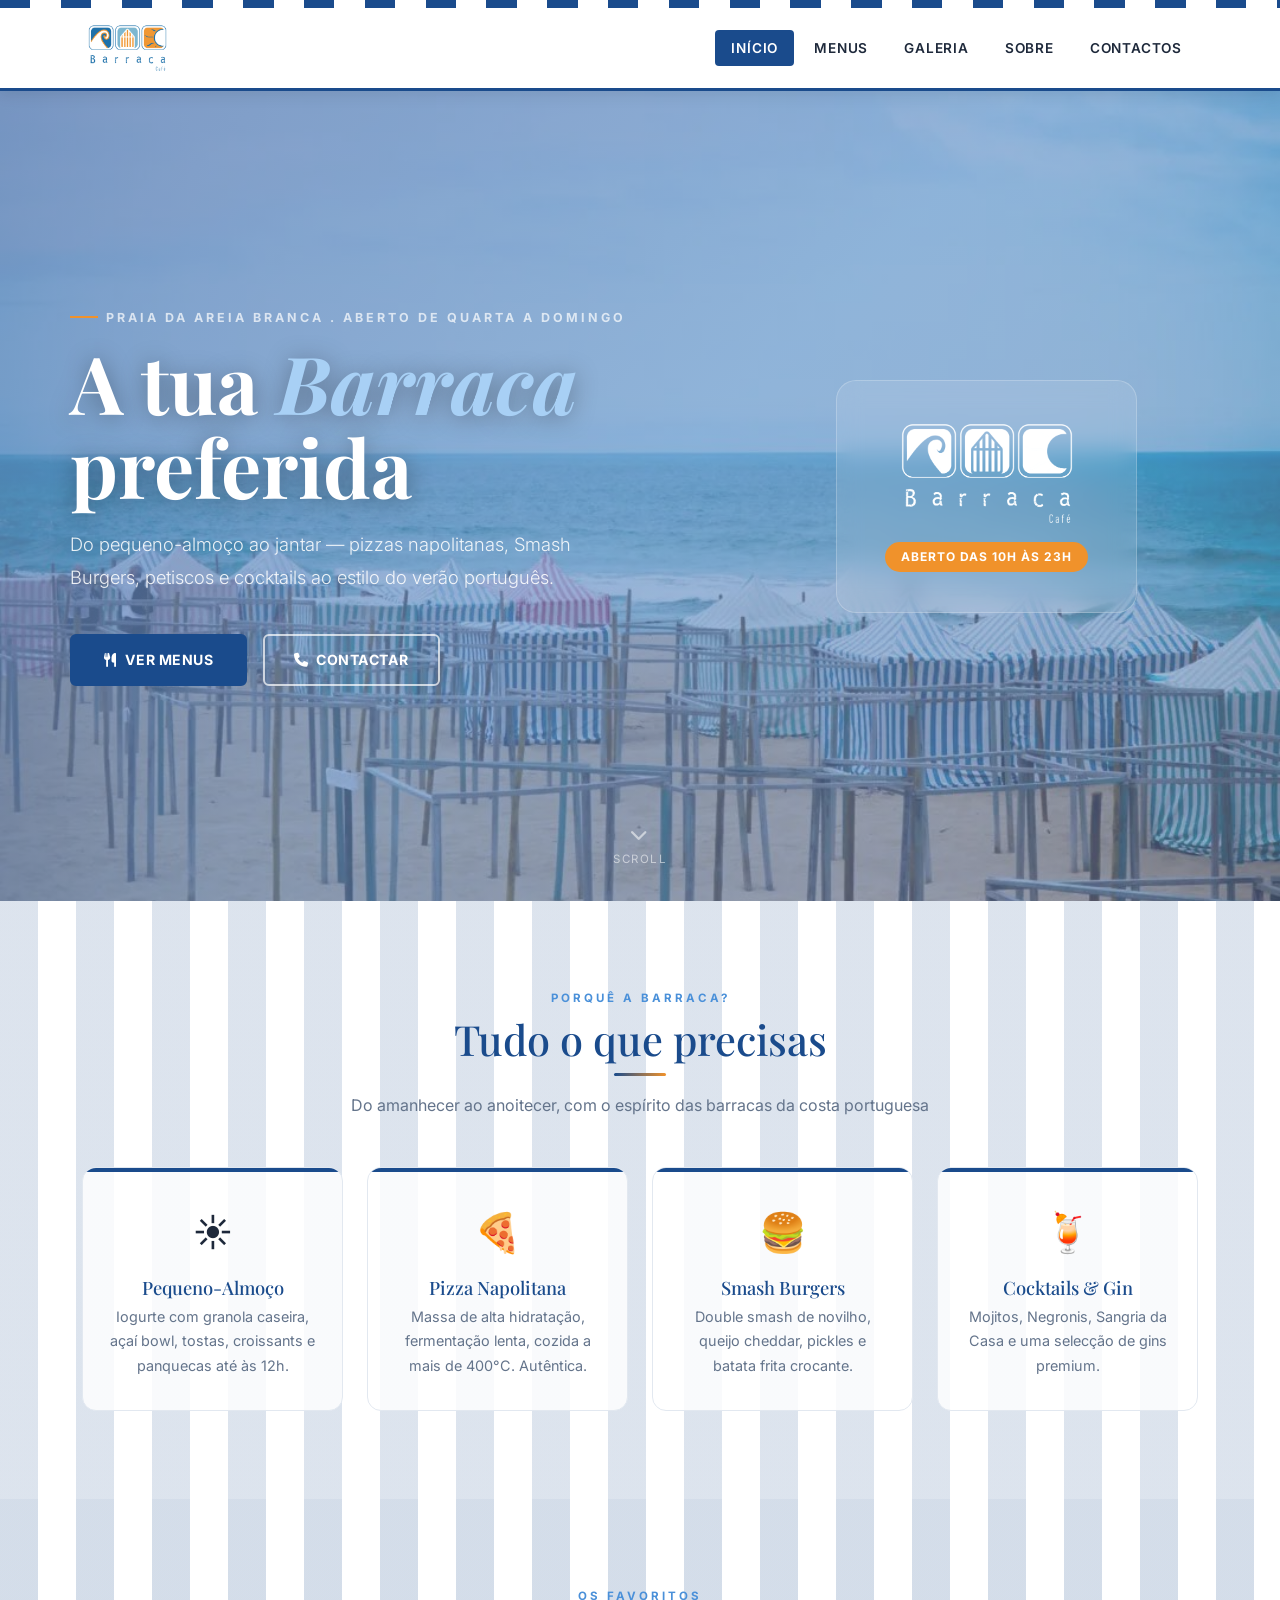
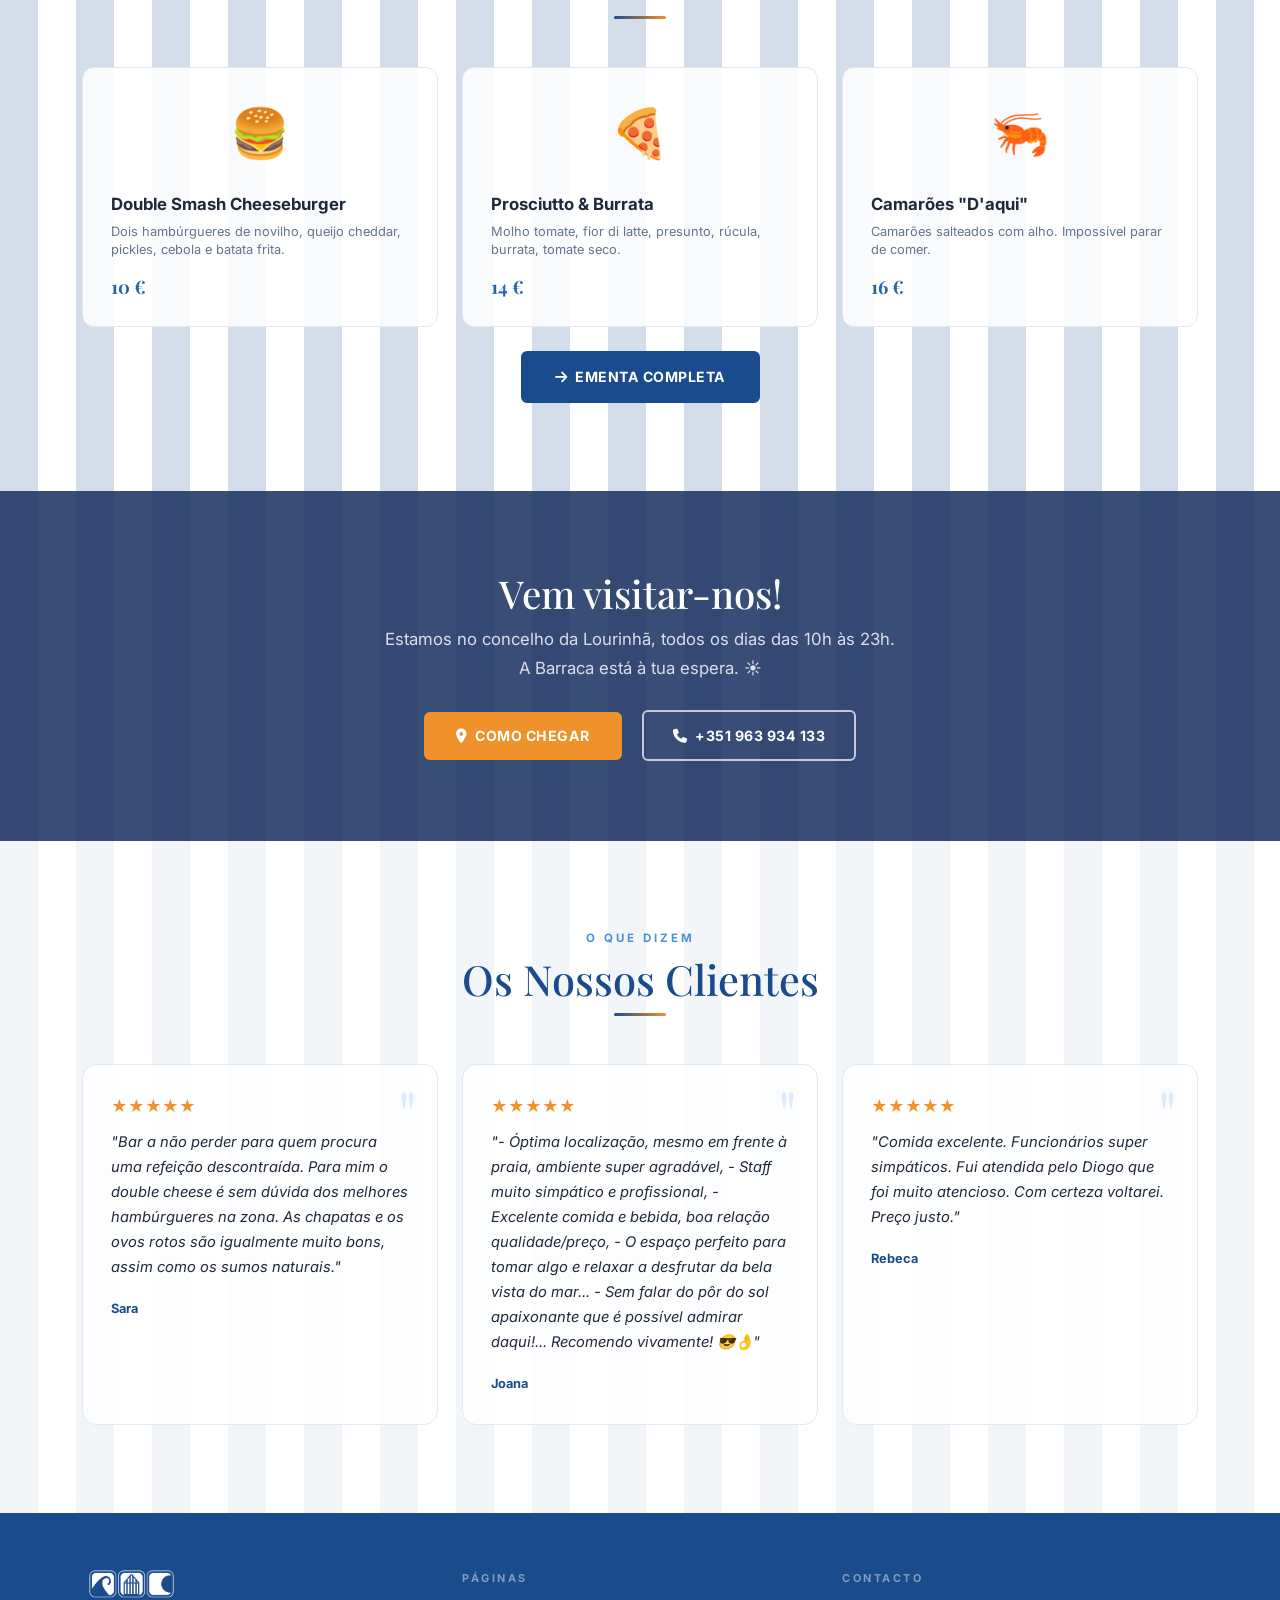
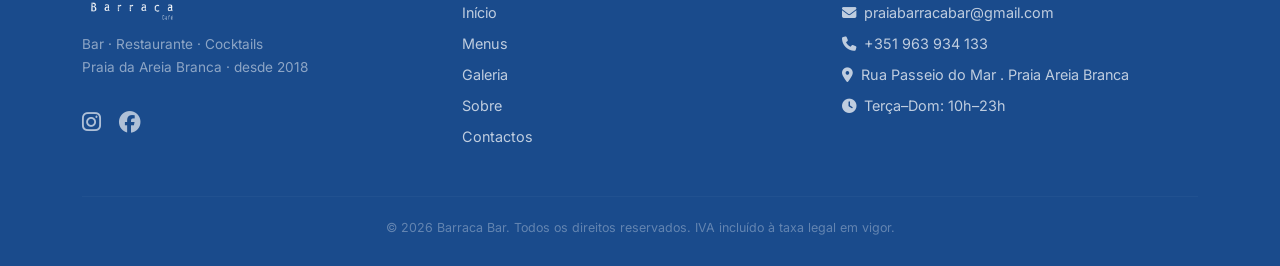
<file: index.html>
<!DOCTYPE html>
<html lang="pt">
<head>
  <!-- Google tag (gtag.js) -->
<script async src="https://www.googletagmanager.com/gtag/js?id=G-P1WD4P6Z1M"></script>
<script>
  window.dataLayer = window.dataLayer || [];
  function gtag(){dataLayer.push(arguments);}
  gtag('js', new Date());

  gtag('config', 'G-P1WD4P6Z1M');
</script>
  <meta charset="UTF-8" />
  <meta name="viewport" content="width=device-width, initial-scale=1" />
  <title>Barraca Bar | Praia da Areia Branca</title>
  <meta name="description" content="Barraca Bar — pequenos-almoços, hambúrgueres smash, pizzas napolitanas, tapas e cocktails junto à praia de Lisboa. Ambiente descontraído com espírito de barraca." />
  <meta name="keywords" content="barraca bar Lisboa, restaurante praia Lisboa, pizza napolitana, hambúrguer smash, café praia, petiscos, cocktails" />
  <!-- Open Graph -->
  <meta property="og:type"
      content="website">
  <meta property="og:site_name"
      content="Barraca Bar">
  <meta property="og:title"
      content="Barraca Bar | Praia da Areia Branca">
  <meta property="og:description"
      content="Pizzas napolitanas, Smash Burgers e cocktails
               junto à praia. Qua-Dom, 10h-23h.">
  <meta property="og:image"
      content="https://barracabar.pt/imagens/pallinni.jpg">
  <meta property="og:url"
      content="https://barracabar.pt">

  <link href="https://cdn.jsdelivr.net/npm/bootstrap@5.3.3/dist/css/bootstrap.min.css" rel="stylesheet"/>
  <link href="https://cdnjs.cloudflare.com/ajax/libs/font-awesome/6.5.0/css/all.min.css" rel="stylesheet"/>
  <link href="https://fonts.googleapis.com/css2?family=Playfair+Display:ital,wght@0,700;1,500&family=Inter:wght@300;400;500;600;700&display=swap" rel="stylesheet"/>
  <link href="css/estilos.css" rel="stylesheet"/>

  <link rel="icon" type="image/x-icon" href="favicon.ico">
  <link rel="icon" type="image/png" sizes="32x32"
      href="favicon-32x32.png">
  <link rel="apple-touch-icon" sizes="180x180"
      href="apple-touch-icon.png">
</head>
<body>

<!-- ══ HEADER ══ -->
<header class="site-header">
  <div class="stripe-band"></div>
  <nav class="navbar navbar-expand-lg">
    <div class="container">
      <a class="navbar-brand" href="index.html">
        <img src="imagens/barracalogo.jpg" alt="Logótipo Barraca Bar"/>
      </a>
      <button class="navbar-toggler" type="button"
              data-bs-toggle="collapse" data-bs-target="#nav"
              aria-controls="nav" aria-expanded="false" aria-label="Menu">
        <span class="navbar-toggler-icon"></span>
      </button>
      <div class="collapse navbar-collapse" id="nav">
        <ul class="navbar-nav ms-auto gap-1">
          <li class="nav-item"><a class="nav-link active" href="index.html">Início</a></li>
          <li class="nav-item"><a class="nav-link" href="ementa.html">Menus</a></li>
          <li class="nav-item"><a class="nav-link" href="galeria.html">Galeria</a></li>
          <li class="nav-item"><a class="nav-link" href="sobre.html">Sobre</a></li>
          <li class="nav-item"><a class="nav-link" href="contactos.html">Contactos</a></li>
        </ul>
      </div>
    </div>
  </nav>
</header>

<main>

  <!-- ── HERO ── -->
  <section class="hero" aria-label="Bem-vindo ao Barraca Bar">
    <div class="hero-overlay"></div>
    <div class="hero-content container">
      <div class="row align-items-center g-5">
        <div class="col-lg-7">
          <p class="hero-eyebrow">Praia da Areia Branca . Aberto de Quarta a Domingo</p>
          <h1>A tua <em>Barraca</em><br/>preferida</h1>
          <p class="lead">Do pequeno-almoço ao jantar — pizzas napolitanas, Smash Burgers, petiscos e cocktails ao estilo do verão português.</p>
          <div class="d-flex flex-wrap gap-3">
            <a href="ementa.html" class="btn-barraca"><i class="fas fa-utensils"></i> Ver Menus</a>
            <a href="contactos.html" class="btn-outline-white"><i class="fas fa-phone"></i> Contactar</a>
          </div>
        </div>
        <div class="col-lg-5 d-none d-lg-flex align-items-center justify-content-center">
          <div class="hero-logo-card">
            <img src="imagens/barracalogo.jpg" alt="Barraca Bar"/>
            <span class="badge-open">Aberto das 10h às 23h</span>
          </div>
        </div>
      </div>
    </div>
    <div class="scroll-hint" aria-hidden="true">
      <i class="fas fa-chevron-down"></i>
      <span>Scroll</span>
    </div>
  </section>

  <!-- ── DESTAQUES ── -->
  <section aria-label="O que temos para oferecer">
    <div class="container">
      <div class="text-center mb-5">
        <span class="section-eyebrow">Porquê a Barraca?</span>
        <h2 class="section-title">Tudo o que precisas</h2>
        <div class="divider mx-auto"></div>
        <p class="section-sub">Do amanhecer ao anoitecer, com o espírito das barracas da costa portuguesa</p>
      </div>
      <div class="row g-4">
        <div class="col-sm-6 col-lg-3">
          <div class="feat-card">
            <span class="icon">☀️</span>
            <h3>Pequeno-Almoço</h3>
            <p>Iogurte com granola caseira, açaí bowl, tostas, croissants e panquecas até às 12h.</p>
          </div>
        </div>
        <div class="col-sm-6 col-lg-3">
          <div class="feat-card">
            <span class="icon">🍕</span>
            <h3>Pizza Napolitana</h3>
            <p>Massa de alta hidratação, fermentação lenta, cozida a mais de 400°C. Autêntica.</p>
          </div>
        </div>
        <div class="col-sm-6 col-lg-3">
          <div class="feat-card">
            <span class="icon">🍔</span>
            <h3>Smash Burgers</h3>
            <p>Double smash de novilho, queijo cheddar, pickles e batata frita crocante.</p>
          </div>
        </div>
        <div class="col-sm-6 col-lg-3">
          <div class="feat-card">
            <span class="icon">🍹</span>
            <h3>Cocktails & Gin</h3>
            <p>Mojitos, Negronis, Sangria da Casa e uma selecção de gins premium.</p>
          </div>
        </div>
      </div>
    </div>
  </section>

  <!-- ── DESTAQUES DA EMENTA ── -->
  <section class="stripe-v-pale" aria-label="Destaques da ementa">
    <div class="container">
      <div class="text-center mb-5">
        <span class="section-eyebrow">Os favoritos</span>
        <div class="divider mx-auto"></div>
      </div>
      <div class="row g-4">
        <div class="col-md-4">
          <div class="menu-card h-100">
            <div style="font-size:3rem;text-align:center;margin-bottom:1rem;">🍔</div>
            <div class="prato-nome" style="font-size:1.05rem;margin-bottom:.3rem;">Double Smash Cheeseburger</div>
            <p class="prato-desc" style="margin-bottom:.75rem;">Dois hambúrgueres de novilho, queijo cheddar, pickles, cebola e batata frita.</p>
            <span class="prato-preco">10 €</span>
          </div>
        </div>
        <div class="col-md-4">
          <div class="menu-card h-100">
            <div style="font-size:3rem;text-align:center;margin-bottom:1rem;">🍕</div>
            <div class="prato-nome" style="font-size:1.05rem;margin-bottom:.3rem;">Prosciutto &amp; Burrata</div>
            <p class="prato-desc" style="margin-bottom:.75rem;">Molho tomate, fior di latte, presunto, rúcula, burrata, tomate seco.</p>
            <span class="prato-preco">14 €</span>
          </div>
        </div>
        <div class="col-md-4">
          <div class="menu-card h-100">
            <div style="font-size:3rem;text-align:center;margin-bottom:1rem;">🦐</div>
            <div class="prato-nome" style="font-size:1.05rem;margin-bottom:.3rem;">Camarões "D'aqui"</div>
            <p class="prato-desc" style="margin-bottom:.75rem;">Camarões salteados com alho. Impossível parar de comer.</p>
            <span class="prato-preco">16 €</span>
          </div>
        </div>
      </div>
      <div class="text-center mt-4">
        <a href="ementa.html" class="btn-barraca"><i class="fas fa-arrow-right"></i> Ementa Completa</a>
      </div>
    </div>
  </section>

  <!-- ── CTA com foto de barraca ── -->
  <section class="cta-section" aria-label="Chamada para contacto">
    <div class="container">
      <h2>Vem visitar-nos!</h2>
      <p>Estamos no concelho da Lourinhã, todos os dias das 10h às 23h.<br/>A Barraca está à tua espera. ☀️</p>
      <a href="contactos.html" class="btn-laranja me-3"><i class="fas fa-map-marker-alt"></i> Como Chegar</a>
      <a href="tel:+351963934133" class="btn-outline-white"><i class="fas fa-phone"></i> +351 963 934 133</a>
    </div>
  </section>

  <!-- ── TESTEMUNHOS ── -->
  <section aria-label="Opiniões de clientes">
    <div class="container">
      <div class="text-center mb-5">
        <span class="section-eyebrow">O que dizem</span>
        <h2 class="section-title">Os Nossos Clientes</h2>
        <div class="divider mx-auto"></div>
      </div>
      <div class="row g-4">
        <div class="col-md-4">
          <div class="review-card">
            <div class="review-stars">★★★★★</div>
            <p class="review-text">"Bar a não perder para quem procura uma refeição descontraída. Para mim o double cheese é sem dúvida dos melhores hambúrgueres na zona. As chapatas e os ovos rotos são igualmente muito bons, assim como os sumos naturais."</p>
            <span class="review-author">Sara</span>
          </div>
        </div>
        <div class="col-md-4">
          <div class="review-card">
            <div class="review-stars">★★★★★</div>
            <p class="review-text">"- Óptima localização, mesmo em frente à praia, ambiente super agradável,
                                    - Staff muito simpático e profissional,
                                    - Excelente comida e bebida, boa relação qualidade/preço,
                                    - O espaço perfeito para tomar algo e relaxar a desfrutar da bela vista do mar...
                                    - Sem falar do pôr do sol apaixonante que é possível admirar daqui!...

                                      Recomendo vivamente! 😎👌"

                                      </p>
            <span class="review-author">Joana</span> 
          </div>
        </div>
        <div class="col-md-4">
          <div class="review-card">
            <div class="review-stars">★★★★★</div>
            <p class="review-text">"Comida excelente. Funcionários super simpáticos. Fui atendida pelo Diogo que foi muito atencioso.
            Com certeza voltarei. Preço justo."</p>
            <span class="review-author">Rebeca

            </span>
          </div>
        </div>
      </div>
    </div>
  </section>

</main>

<!-- ══ FOOTER ══ -->
<footer class="site-footer">
  <div class="container">
    <div class="row g-4">
      <div class="col-lg-4">
        <div class="footer-logo"><img src="imagens/barracalogo.jpg" alt="Barraca Bar"/></div>
        <p class="footer-tagline">Bar · Restaurante · Cocktails<br/>Praia da Areia Branca · desde 2018</p>
        <div class="social-row">
          <a href="https://www.instagram.com/barraca_bar/" aria-label="Instagram"><i class="fab fa-instagram"></i></a>
          <a href="https://www.facebook.com/BarracaCafePab/" aria-label="Facebook"><i class="fab fa-facebook"></i></a>
          <a href="#" aria-label="TripAdvisor"><i class="fab fa-tripadvisor"></i></a>
        </div>
      </div>
      <div class="col-sm-6 col-lg-4 footer-links">
        <span class="footer-col-title">Páginas</span>
        <a href="index.html">Início</a>
        <a href="ementa.html">Menus</a>
        <a href="galeria.html">Galeria</a>
        <a href="sobre.html">Sobre</a>
        <a href="contactos.html">Contactos</a>
      </div>
      <div class="col-sm-6 col-lg-4 footer-links">
        <span class="footer-col-title">Contacto</span>
        <a href="mailto:info@barracabar.pt"><i class="fas fa-envelope me-2"></i>praiabarracabar@gmail.com</a>
        <a href="tel:+351963934133"><i class="fas fa-phone me-2"></i>+351 963 934 133</a>
        <a href="#"><i class="fas fa-map-marker-alt me-2"></i>Rua Passeio do Mar . Praia Areia Branca</a>
        <a href="#"><i class="fas fa-clock me-2"></i>Terça–Dom: 10h–23h</a>
      </div>
    </div>
    <hr class="footer-hr"/>
    <p class="footer-copy">&copy; 2026 Barraca Bar. Todos os direitos reservados. IVA incluído à taxa legal em vigor.</p>
  </div>
</footer>

<script src="https://cdn.jsdelivr.net/npm/bootstrap@5.3.3/dist/js/bootstrap.bundle.min.js"></script>
</body>
</html>
</file>
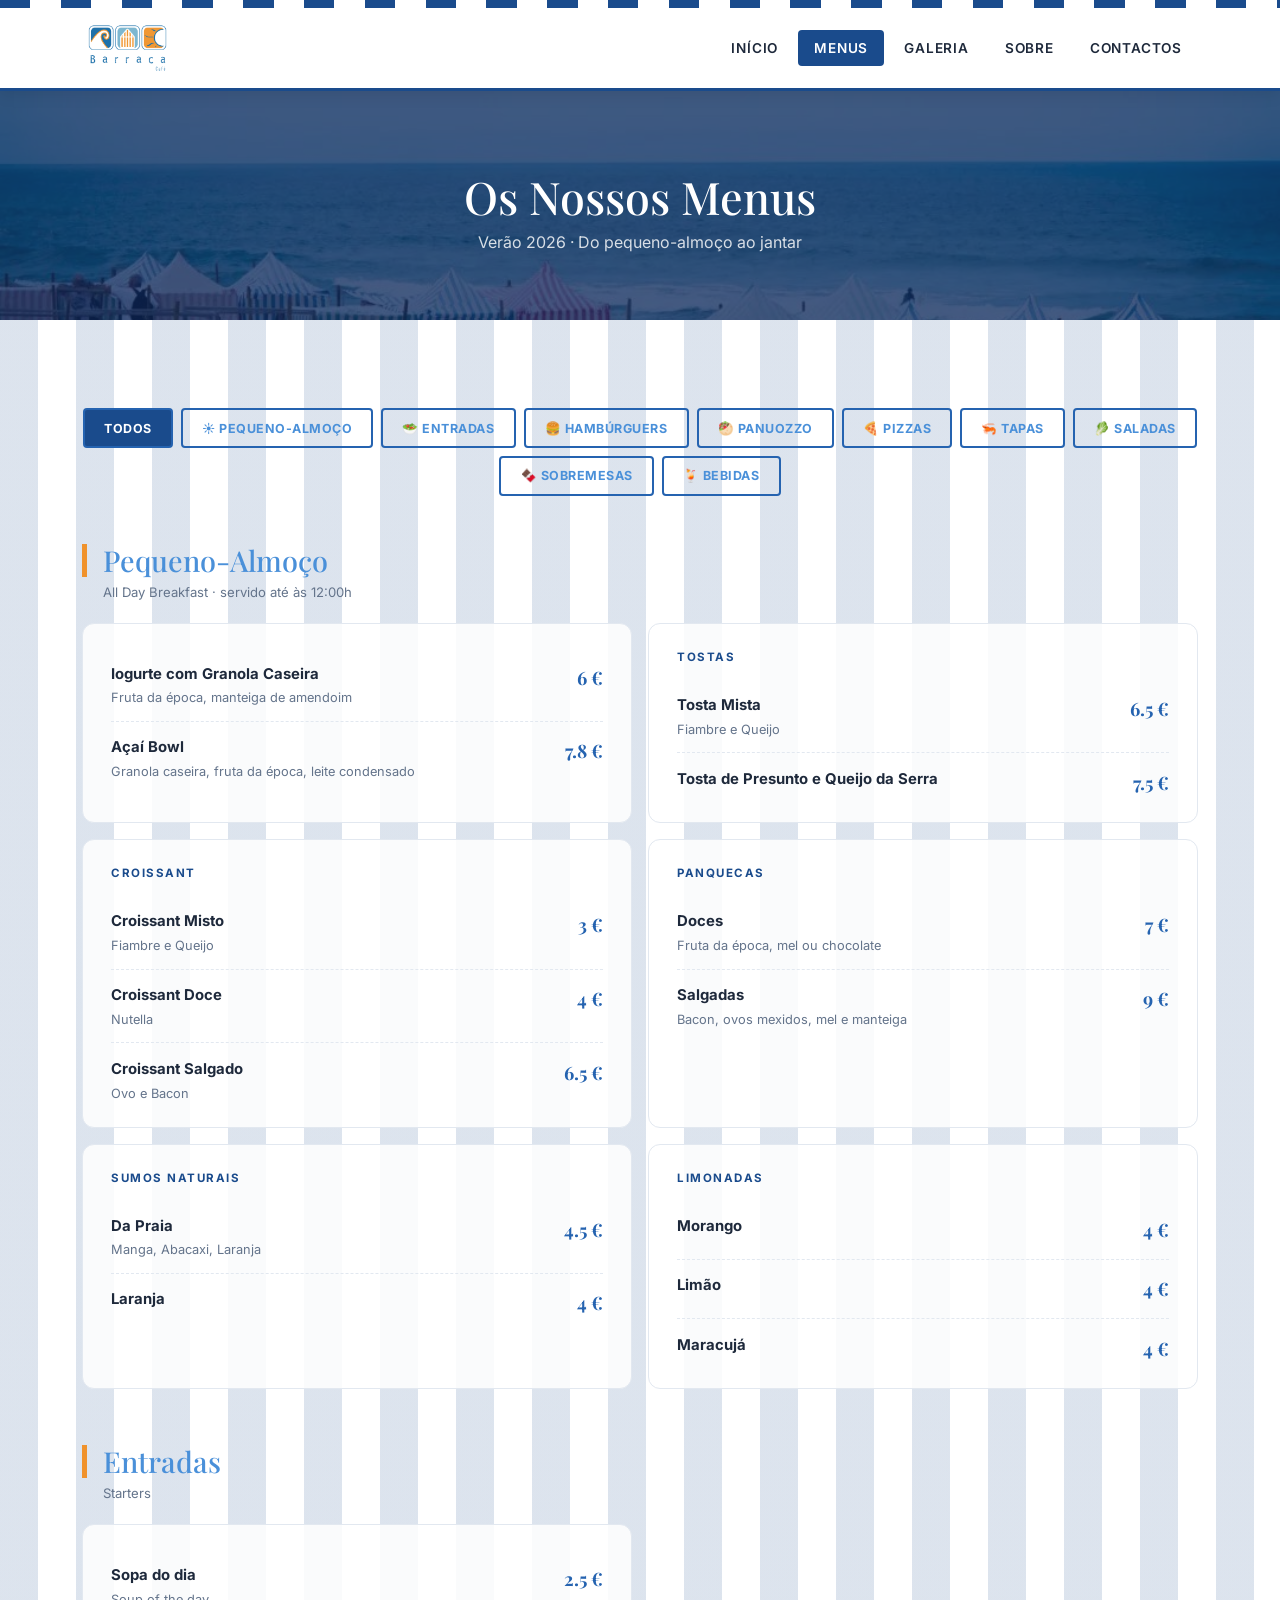
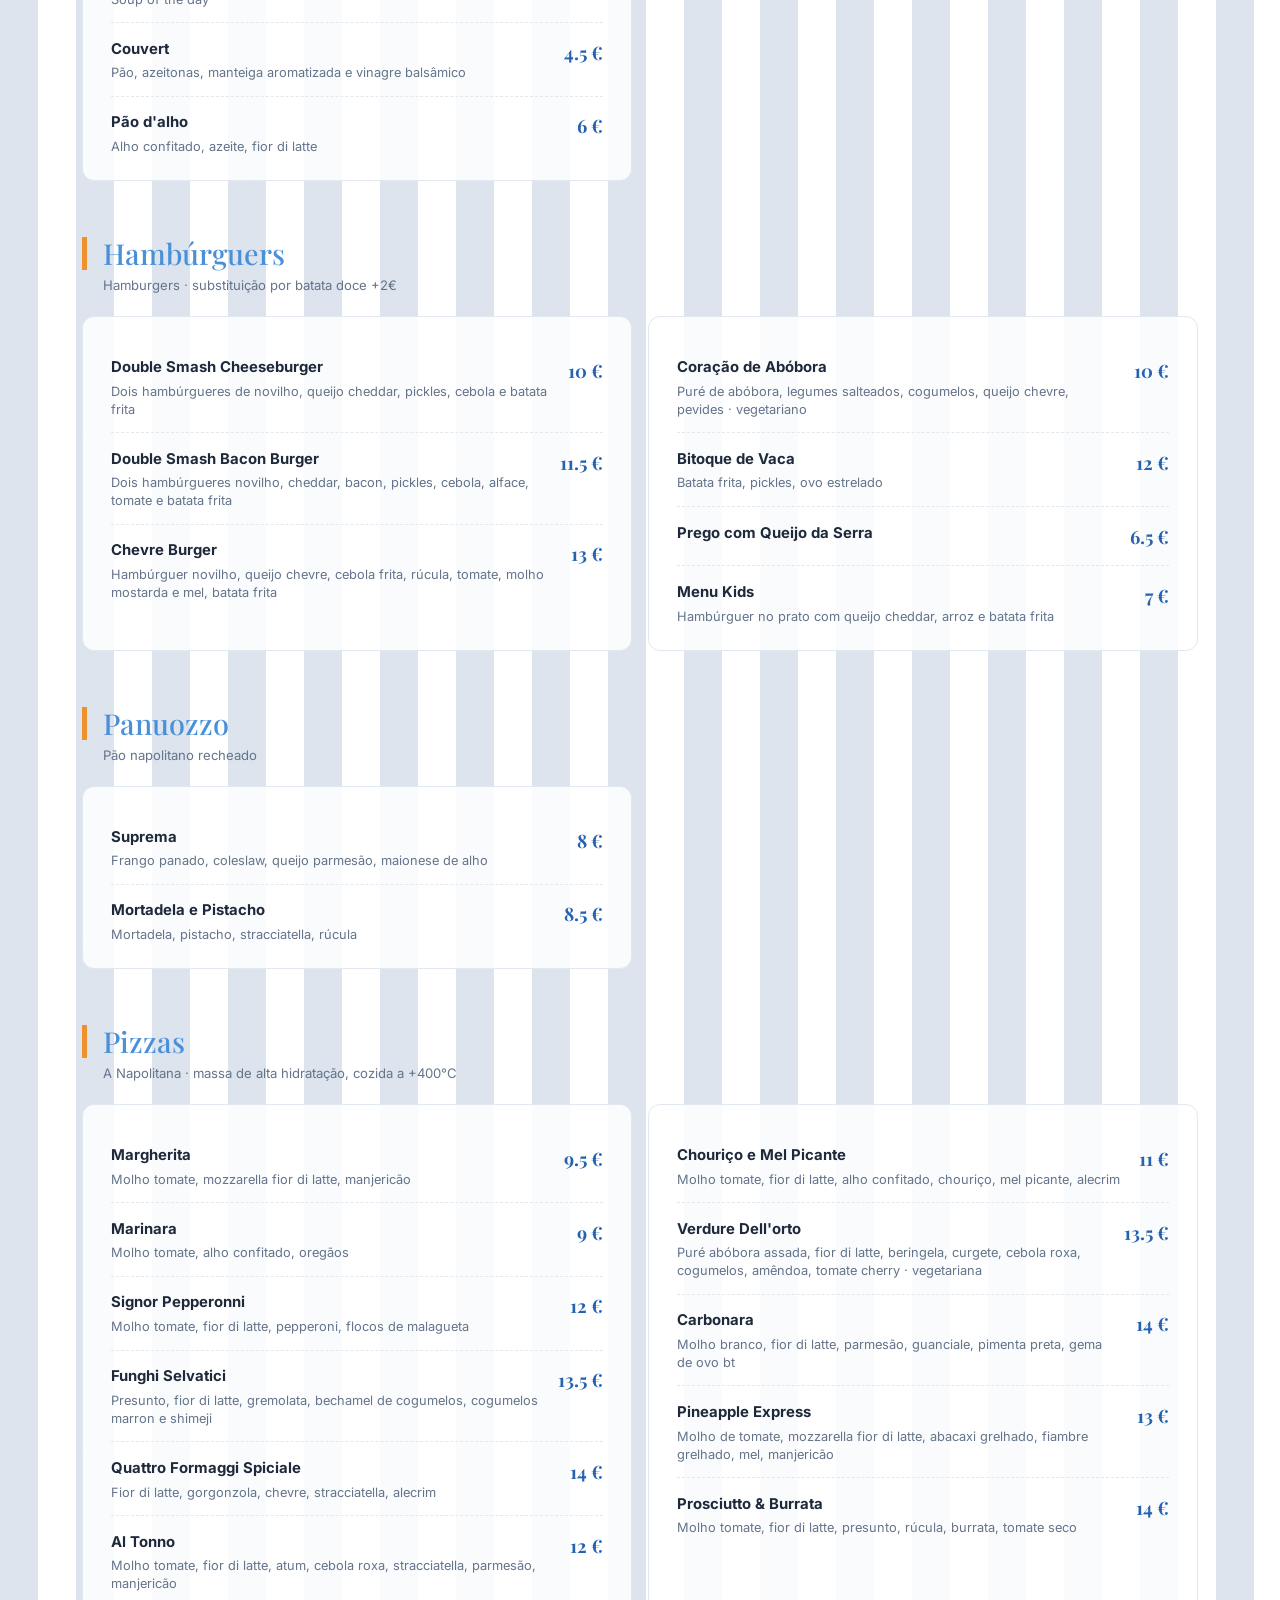
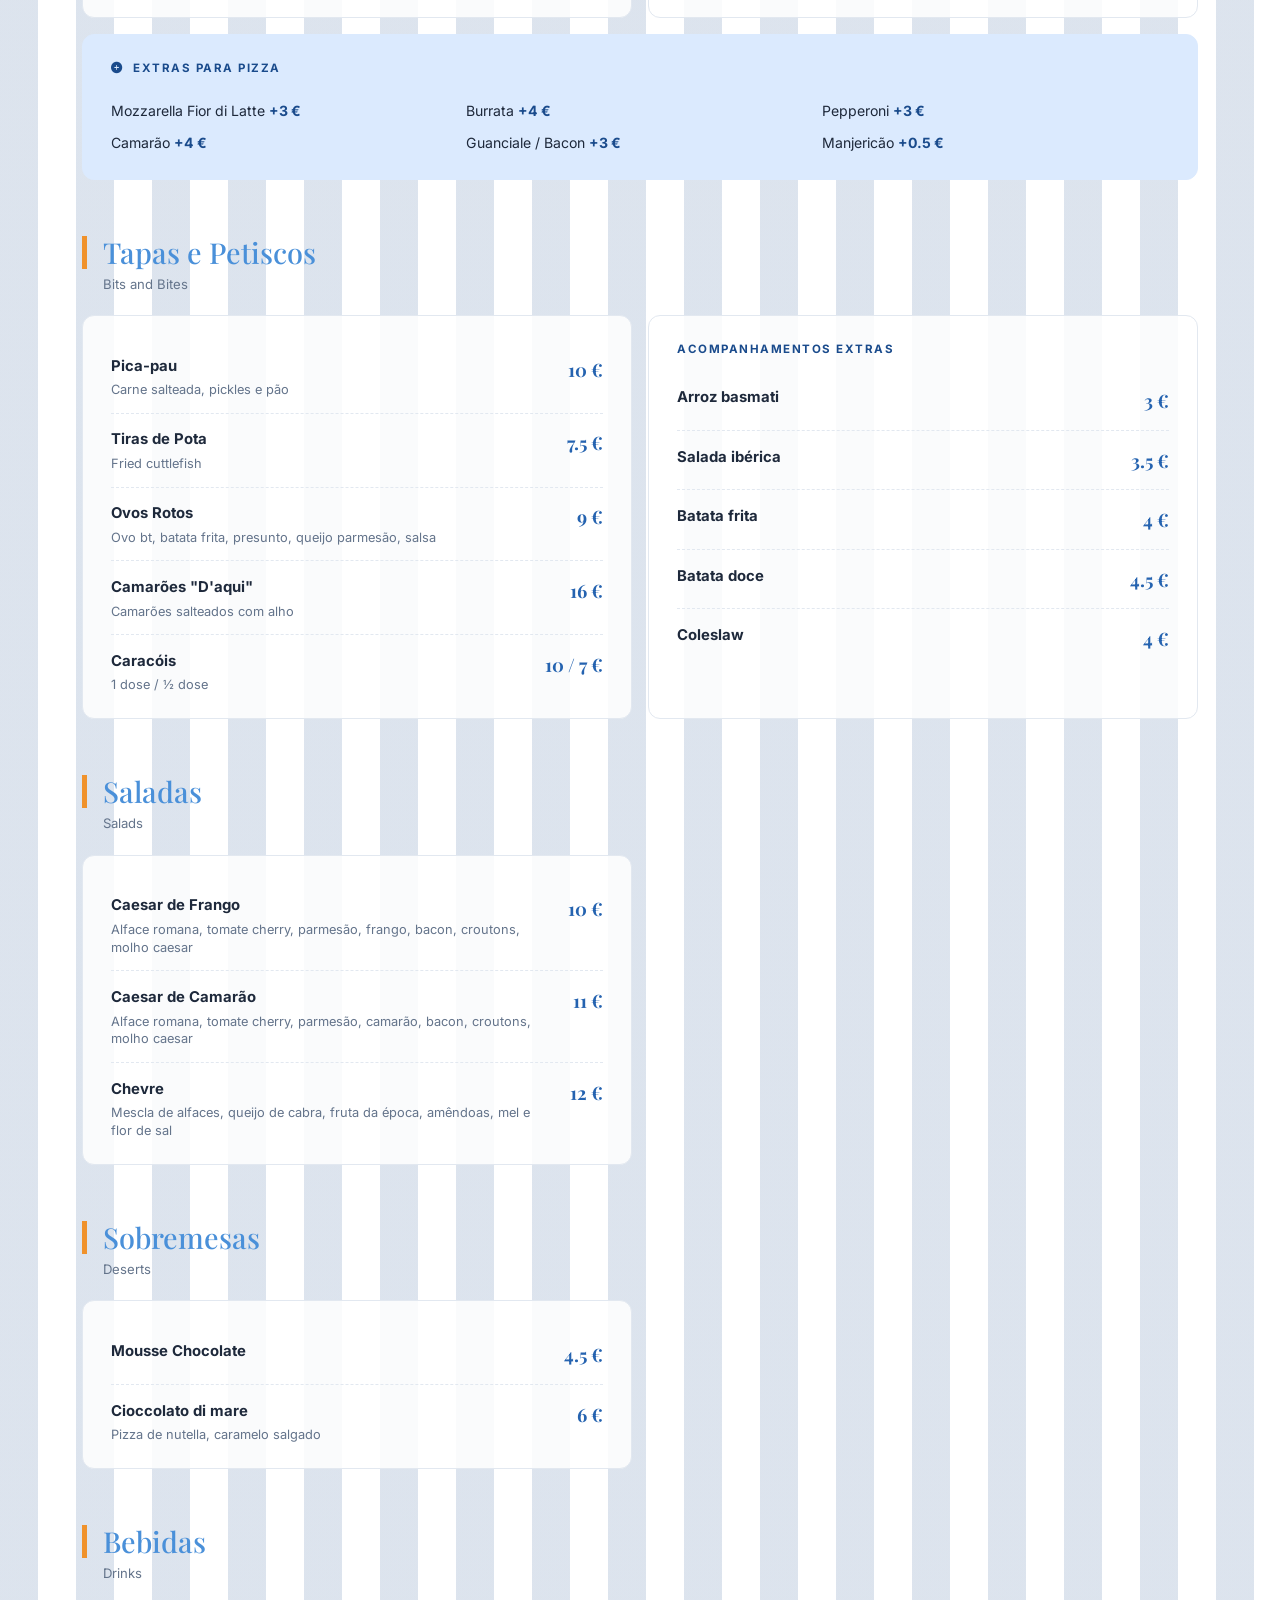
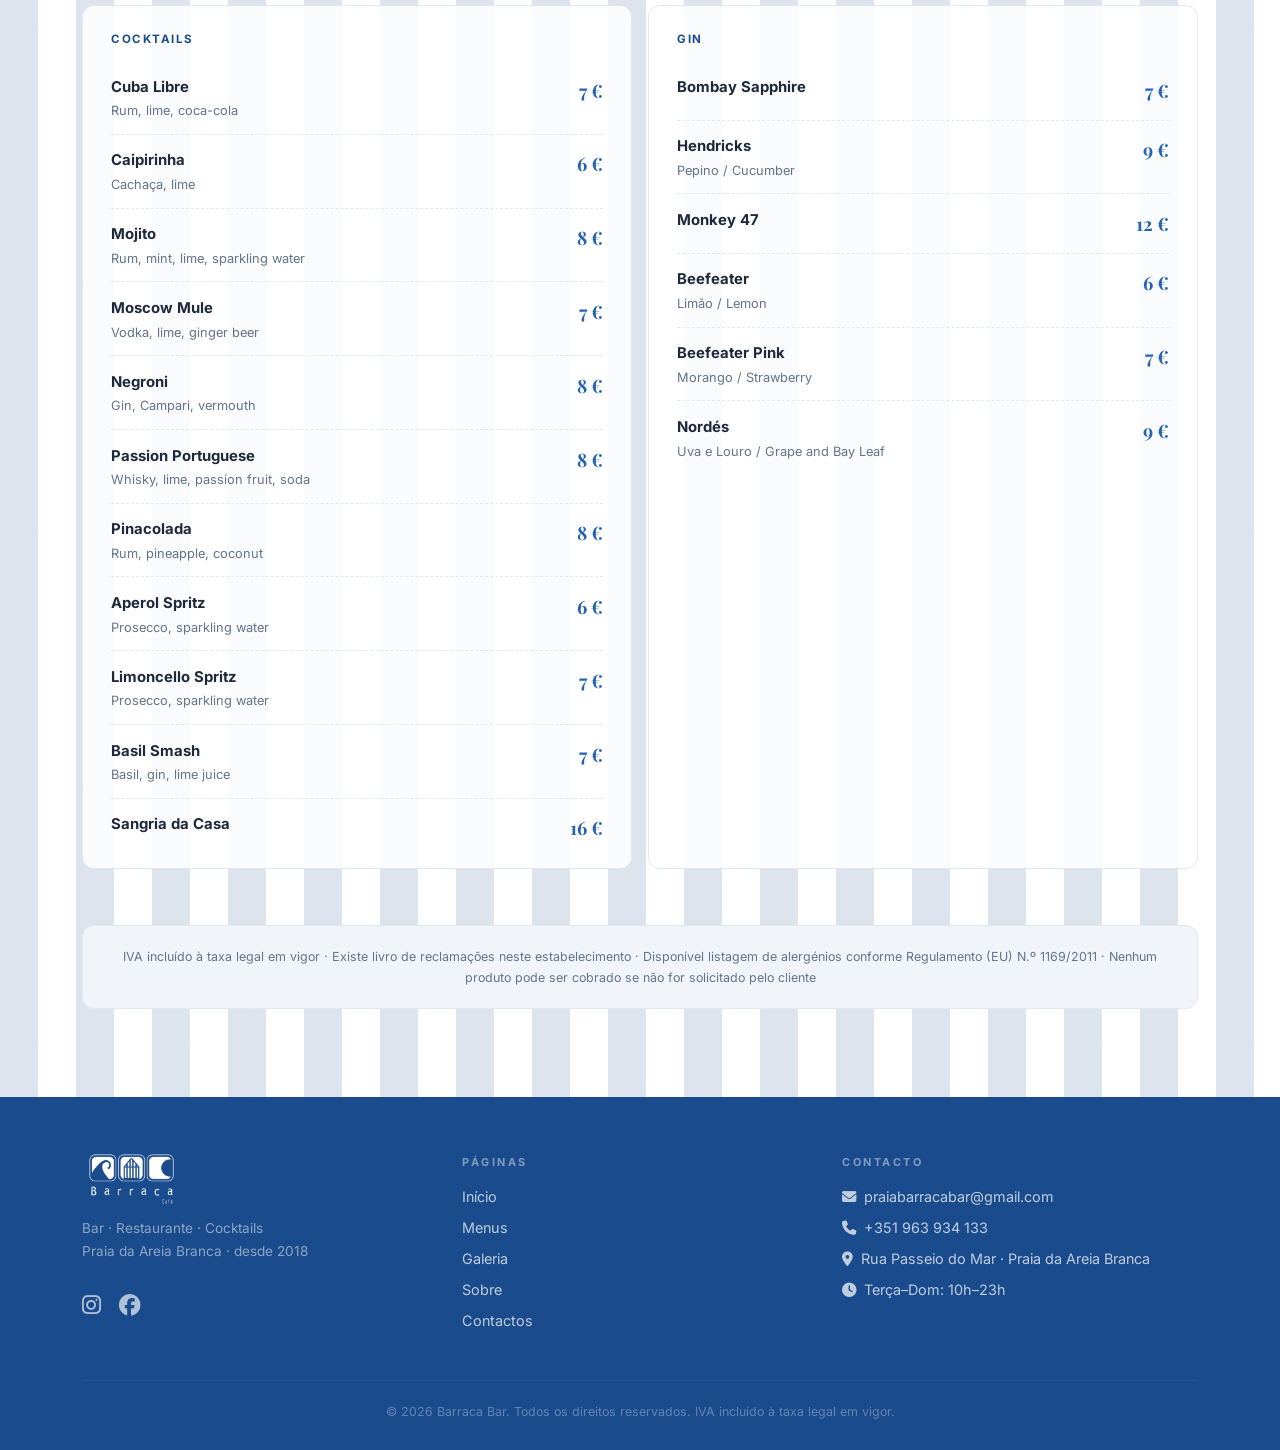
<file: ementa.html>
<!DOCTYPE html>
<html lang="pt">
<head>
  
<script async src="https://www.googletagmanager.com/gtag/js?id=G-P1WD4P6Z1M"></script>
<script>
  window.dataLayer = window.dataLayer || [];
  function gtag(){dataLayer.push(arguments);}
  gtag('js', new Date());

  gtag('config', 'G-P1WD4P6Z1M');
</script>
  <meta charset="UTF-8"/>
  <meta name="viewport" content="width=device-width, initial-scale=1"/>
  <title>Menus | Barraca Bar — Ementa Completa 2026</title>
  <meta name="description" content="Ementa completa do Barraca Bar Verão 2026: pequeno-almoço, entradas, hambúrguers, panuozzo, pizzas napolitanas, tapas, saladas, sobremesas e bebidas."/>
  <meta name="keywords" content="ementa barraca bar, pizza napolitana, smash burger, tapas petiscos, cocktails gin, pequeno almoço praia areia branca"/>
  <!-- Open Graph -->
  <meta property="og:type" content="website">
  <meta property="og:site_name" content="Barraca Bar">
  <meta property="og:title" content="Barraca Bar | Menus Verão 2026">
  <meta property="og:description" content="Pizzas napolitanas, Smash Burgers e cocktails junto à praia. Qua–Dom, 10h–23h.">
  <meta property="og:image" content="https://barracabar.pt/imagens/pallinni.jpg">
  <meta property="og:url" content="https://barracabar.pt/ementa.html">

  <link href="https://cdn.jsdelivr.net/npm/bootstrap@5.3.3/dist/css/bootstrap.min.css" rel="stylesheet"/>
  <link href="https://cdnjs.cloudflare.com/ajax/libs/font-awesome/6.5.0/css/all.min.css" rel="stylesheet"/>
  <link href="https://fonts.googleapis.com/css2?family=Playfair+Display:ital,wght@0,700;1,500&family=Inter:wght@300;400;500;600;700&display=swap" rel="stylesheet"/>
  <link href="css/estilos.css" rel="stylesheet"/>
  <link rel="icon" type="image/x-icon" href="favicon.ico">
  <link rel="icon" type="image/png" sizes="32x32" href="favicon-32x32.png">
  <link rel="apple-touch-icon" sizes="180x180" href="apple-touch-icon.png">
</head>
<body>

<header class="site-header">
  <div class="stripe-band"></div>
  <nav class="navbar navbar-expand-lg">
    <div class="container">
      <a class="navbar-brand" href="index.html"><img src="imagens/barracalogo.jpg" alt="Barraca Bar"/></a>
      <button class="navbar-toggler" type="button" data-bs-toggle="collapse" data-bs-target="#nav" aria-controls="nav" aria-expanded="false" aria-label="Menu">
        <span class="navbar-toggler-icon"></span>
      </button>
      <div class="collapse navbar-collapse" id="nav">
        <ul class="navbar-nav ms-auto gap-1">
          <li class="nav-item"><a class="nav-link" href="index.html">Início</a></li>
          <li class="nav-item"><a class="nav-link active" href="ementa.html">Menus</a></li>
          <li class="nav-item"><a class="nav-link" href="galeria.html">Galeria</a></li>
          <li class="nav-item"><a class="nav-link" href="sobre.html">Sobre</a></li>
          <li class="nav-item"><a class="nav-link" href="contactos.html">Contactos</a></li>
        </ul>
      </div>
    </div>
  </nav>
</header>

<main>

  <section class="page-hero" aria-label="Menus">
    <div>
      <h1>Os Nossos Menus</h1>
      <p>Verão 2026 · Do pequeno-almoço ao jantar</p>
    </div>
  </section>

  <section aria-label="Ementa completa">
    <div class="container">

      <!-- Filtros -->
      <nav class="menu-filter" aria-label="Filtrar por categoria">
        <button class="ativo" onclick="filtrar('todos',this)">Todos</button>
        <button onclick="filtrar('pa',this)">☀️ Pequeno-Almoço</button>
        <button onclick="filtrar('entradas',this)">🥗 Entradas</button>
        <button onclick="filtrar('burgers',this)">🍔 Hambúrguers</button>
        <button onclick="filtrar('panuozzo',this)">🥙 Panuozzo</button>
        <button onclick="filtrar('pizzas',this)">🍕 Pizzas</button>
        <button onclick="filtrar('tapas',this)">🦐 Tapas</button>
        <button onclick="filtrar('saladas',this)">🥬 Saladas</button>
        <button onclick="filtrar('sobremesas',this)">🍫 Sobremesas</button>
        <button onclick="filtrar('bebidas',this)">🍹 Bebidas</button>
      </nav>

      <!-- ══ PEQUENO ALMOÇO ══ -->
      <div class="menu-block" data-s="pa">
        <h2 class="menu-block-title">Pequeno-Almoço</h2>
        <p class="menu-block-sub">All Day Breakfast · servido até às 12:00h</p>
        <div class="row g-3">
          <div class="col-md-6">
            <div class="menu-card">
              <div class="prato-row">
                <div><div class="prato-nome">Iogurte com Granola Caseira</div><p class="prato-desc">Fruta da época, manteiga de amendoim</p></div>
                <span class="prato-preco">6 €</span>
              </div>
              <div class="prato-row">
                <div><div class="prato-nome">Açaí Bowl</div><p class="prato-desc">Granola caseira, fruta da época, leite condensado</p></div>
                <span class="prato-preco">7.8 €</span>
              </div>
            </div>
          </div>
          <div class="col-md-6">
            <div class="menu-card">
              <div class="menu-sub-title">Tostas</div>
              <div class="prato-row"><div><div class="prato-nome">Tosta Mista</div><p class="prato-desc">Fiambre e Queijo</p></div><span class="prato-preco">6.5 €</span></div>
              <div class="prato-row"><div><div class="prato-nome">Tosta de Presunto e Queijo da Serra</div></div><span class="prato-preco">7.5 €</span></div>
            </div>
          </div>
          <div class="col-md-6">
            <div class="menu-card">
              <div class="menu-sub-title">Croissant</div>
              <div class="prato-row"><div><div class="prato-nome">Croissant Misto</div><p class="prato-desc">Fiambre e Queijo</p></div><span class="prato-preco">3 €</span></div>
              <div class="prato-row"><div><div class="prato-nome">Croissant Doce</div><p class="prato-desc">Nutella</p></div><span class="prato-preco">4 €</span></div>
              <div class="prato-row"><div><div class="prato-nome">Croissant Salgado</div><p class="prato-desc">Ovo e Bacon</p></div><span class="prato-preco">6.5 €</span></div>
            </div>
          </div>
          <div class="col-md-6">
            <div class="menu-card">
              <div class="menu-sub-title">Panquecas</div>
              <div class="prato-row"><div><div class="prato-nome">Doces</div><p class="prato-desc">Fruta da época, mel ou chocolate</p></div><span class="prato-preco">7 €</span></div>
              <div class="prato-row"><div><div class="prato-nome">Salgadas</div><p class="prato-desc">Bacon, ovos mexidos, mel e manteiga</p></div><span class="prato-preco">9 €</span></div>
            </div>
          </div>
          <div class="col-md-6">
            <div class="menu-card">
              <div class="menu-sub-title">Sumos Naturais</div>
              <div class="prato-row"><div><div class="prato-nome">Da Praia</div><p class="prato-desc">Manga, Abacaxi, Laranja</p></div><span class="prato-preco">4.5 €</span></div>
              <div class="prato-row"><div><div class="prato-nome">Laranja</div></div><span class="prato-preco">4 €</span></div>
            </div>
          </div>
          <div class="col-md-6">
            <div class="menu-card">
              <div class="menu-sub-title">Limonadas</div>
              <div class="prato-row"><div><div class="prato-nome">Morango</div></div><span class="prato-preco">4 €</span></div>
              <div class="prato-row"><div><div class="prato-nome">Limão</div></div><span class="prato-preco">4 €</span></div>
              <div class="prato-row"><div><div class="prato-nome">Maracujá</div></div><span class="prato-preco">4 €</span></div>
            </div>
          </div>
        </div>
      </div>

      <!-- ══ ENTRADAS ══ -->
      <div class="menu-block" data-s="entradas">
        <h2 class="menu-block-title">Entradas</h2>
        <p class="menu-block-sub">Starters</p>
        <div class="row g-3">
          <div class="col-md-6">
            <div class="menu-card">
              <div class="prato-row"><div><div class="prato-nome">Sopa do dia</div><p class="prato-desc">Soup of the day</p></div><span class="prato-preco">2.5 €</span></div>
              <div class="prato-row"><div><div class="prato-nome">Couvert</div><p class="prato-desc">Pão, azeitonas, manteiga aromatizada e vinagre balsâmico</p></div><span class="prato-preco">4.5 €</span></div>
              <div class="prato-row"><div><div class="prato-nome">Pão d'alho</div><p class="prato-desc">Alho confitado, azeite, fior di latte</p></div><span class="prato-preco">6 €</span></div>
            </div>
          </div>
        </div>
      </div>

      <!-- ══ HAMBÚRGUERS ══ -->
      <div class="menu-block" data-s="burgers">
        <h2 class="menu-block-title">Hambúrguers</h2>
        <p class="menu-block-sub">Hamburgers · substituição por batata doce +2€</p>
        <div class="row g-3">
          <div class="col-md-6">
            <div class="menu-card">
              <div class="prato-row"><div><div class="prato-nome">Double Smash Cheeseburger</div><p class="prato-desc">Dois hambúrgueres de novilho, queijo cheddar, pickles, cebola e batata frita</p></div><span class="prato-preco">10 €</span></div>
              <div class="prato-row"><div><div class="prato-nome">Double Smash Bacon Burger</div><p class="prato-desc">Dois hambúrgueres novilho, cheddar, bacon, pickles, cebola, alface, tomate e batata frita</p></div><span class="prato-preco">11.5 €</span></div>
              <div class="prato-row"><div><div class="prato-nome">Chevre Burger</div><p class="prato-desc">Hambúrguer novilho, queijo chevre, cebola frita, rúcula, tomate, molho mostarda e mel, batata frita</p></div><span class="prato-preco">13 €</span></div>
            </div>
          </div>
          <div class="col-md-6">
            <div class="menu-card">
              <div class="prato-row"><div><div class="prato-nome">Coração de Abóbora</div><p class="prato-desc">Puré de abóbora, legumes salteados, cogumelos, queijo chevre, pevides · vegetariano</p></div><span class="prato-preco">10 €</span></div>
              <div class="prato-row"><div><div class="prato-nome">Bitoque de Vaca</div><p class="prato-desc">Batata frita, pickles, ovo estrelado</p></div><span class="prato-preco">12 €</span></div>
              <div class="prato-row"><div><div class="prato-nome">Prego com Queijo da Serra</div></div><span class="prato-preco">6.5 €</span></div>
              <div class="prato-row"><div><div class="prato-nome">Menu Kids</div><p class="prato-desc">Hambúrguer no prato com queijo cheddar, arroz e batata frita</p></div><span class="prato-preco">7 €</span></div>
            </div>
          </div>
        </div>
      </div>

      <!-- ══ PANUOZZO ══ -->
      <div class="menu-block" data-s="panuozzo">
        <h2 class="menu-block-title">Panuozzo</h2>
        <p class="menu-block-sub">Pão napolitano recheado</p>
        <div class="row g-3">
          <div class="col-md-6">
            <div class="menu-card">
              <div class="prato-row"><div><div class="prato-nome">Suprema</div><p class="prato-desc">Frango panado, coleslaw, queijo parmesão, maionese de alho</p></div><span class="prato-preco">8 €</span></div>
              <div class="prato-row"><div><div class="prato-nome">Mortadela e Pistacho</div><p class="prato-desc">Mortadela, pistacho, stracciatella, rúcula</p></div><span class="prato-preco">8.5 €</span></div>
            </div>
          </div>
        </div>
      </div>

      <!-- ══ PIZZAS ══ -->
      <div class="menu-block" data-s="pizzas">
        <h2 class="menu-block-title">Pizzas</h2>
        <p class="menu-block-sub">A Napolitana · massa de alta hidratação, cozida a +400°C</p>
        <div class="row g-3">
          <div class="col-md-6">
            <div class="menu-card">
              <div class="prato-row"><div><div class="prato-nome">Margherita</div><p class="prato-desc">Molho tomate, mozzarella fior di latte, manjericão</p></div><span class="prato-preco">9.5 €</span></div>
              <div class="prato-row"><div><div class="prato-nome">Marinara</div><p class="prato-desc">Molho tomate, alho confitado, oregãos</p></div><span class="prato-preco">9 €</span></div>
              <div class="prato-row"><div><div class="prato-nome">Signor Pepperonni</div><p class="prato-desc">Molho tomate, fior di latte, pepperoni, flocos de malagueta</p></div><span class="prato-preco">12 €</span></div>
              <div class="prato-row"><div><div class="prato-nome">Funghi Selvatici</div><p class="prato-desc">Presunto, fior di latte, gremolata, bechamel de cogumelos, cogumelos marron e shimeji</p></div><span class="prato-preco">13.5 €</span></div>
              <div class="prato-row"><div><div class="prato-nome">Quattro Formaggi Spiciale</div><p class="prato-desc">Fior di latte, gorgonzola, chevre, stracciatella, alecrim</p></div><span class="prato-preco">14 €</span></div>
              <div class="prato-row"><div><div class="prato-nome">Al Tonno</div><p class="prato-desc">Molho tomate, fior di latte, atum, cebola roxa, stracciatella, parmesão, manjericão</p></div><span class="prato-preco">12 €</span></div>
            </div>
          </div>
          <div class="col-md-6">
            <div class="menu-card">
              <div class="prato-row"><div><div class="prato-nome">Chouriço e Mel Picante</div><p class="prato-desc">Molho tomate, fior di latte, alho confitado, chouriço, mel picante, alecrim</p></div><span class="prato-preco">11 €</span></div>
              <div class="prato-row"><div><div class="prato-nome">Verdure Dell'orto</div><p class="prato-desc">Puré abóbora assada, fior di latte, beringela, curgete, cebola roxa, cogumelos, amêndoa, tomate cherry · vegetariana</p></div><span class="prato-preco">13.5 €</span></div>
              <div class="prato-row"><div><div class="prato-nome">Carbonara</div><p class="prato-desc">Molho branco, fior di latte, parmesão, guanciale, pimenta preta, gema de ovo bt</p></div><span class="prato-preco">14 €</span></div>
              <div class="prato-row"><div><div class="prato-nome">Pineapple Express</div><p class="prato-desc">Molho de tomate, mozzarella fior di latte, abacaxi grelhado,
fiambre grelhado, mel, manjericão</p></div><span class="prato-preco">13 €</span></div>
              <div class="prato-row"><div><div class="prato-nome">Prosciutto &amp; Burrata</div><p class="prato-desc">Molho tomate, fior di latte, presunto, rúcula, burrata, tomate seco</p></div><span class="prato-preco">14 €</span></div>
            </div>
          </div>
          <!-- Extras pizza -->
          <div class="col-12">
            <div class="menu-card" style="background:var(--azul-pale);border-color:var(--azul-pale);">
              <div class="menu-sub-title"><i class="fas fa-plus-circle me-1"></i> Extras para Pizza</div>
              <div class="row g-2 mt-1" style="font-size:.88rem;">
                <div class="col-6 col-md-4">Mozzarella Fior di Latte <strong style="color:var(--azul);">+3 €</strong></div>
                <div class="col-6 col-md-4">Burrata <strong style="color:var(--azul);">+4 €</strong></div>
                <div class="col-6 col-md-4">Pepperoni <strong style="color:var(--azul);">+3 €</strong></div>
                <div class="col-6 col-md-4">Camarão <strong style="color:var(--azul);">+4 €</strong></div>
                <div class="col-6 col-md-4">Guanciale / Bacon <strong style="color:var(--azul);">+3 €</strong></div>
                <div class="col-6 col-md-4">Manjericão <strong style="color:var(--azul);">+0.5 €</strong></div>
              </div>
            </div>
          </div>
        </div>
      </div>

      <!-- ══ TAPAS E PETISCOS ══ -->
      <div class="menu-block" data-s="tapas">
        <h2 class="menu-block-title">Tapas e Petiscos</h2>
        <p class="menu-block-sub">Bits and Bites</p>
        <div class="row g-3">
          <div class="col-md-6">
            <div class="menu-card">
              <div class="prato-row"><div><div class="prato-nome">Pica-pau</div><p class="prato-desc">Carne salteada, pickles e pão</p></div><span class="prato-preco">10 €</span></div>
              <div class="prato-row"><div><div class="prato-nome">Tiras de Pota</div><p class="prato-desc">Fried cuttlefish</p></div><span class="prato-preco">7.5 €</span></div>
              <div class="prato-row"><div><div class="prato-nome">Ovos Rotos</div><p class="prato-desc">Ovo bt, batata frita, presunto, queijo parmesão, salsa</p></div><span class="prato-preco">9 €</span></div>
              <div class="prato-row"><div><div class="prato-nome">Camarões "D'aqui"</div><p class="prato-desc">Camarões salteados com alho</p></div><span class="prato-preco">16 €</span></div>
              <div class="prato-row"><div><div class="prato-nome">Caracóis</div><p class="prato-desc">1 dose / ½ dose</p></div><span class="prato-preco">10 / 7 €</span></div>
            </div>
          </div>
          <div class="col-md-6">
            <div class="menu-card">
              <div class="menu-sub-title">Acompanhamentos Extras</div>
              <div class="prato-row"><div><div class="prato-nome">Arroz basmati</div></div><span class="prato-preco">3 €</span></div>
              <div class="prato-row"><div><div class="prato-nome">Salada ibérica</div></div><span class="prato-preco">3.5 €</span></div>
              <div class="prato-row"><div><div class="prato-nome">Batata frita</div></div><span class="prato-preco">4 €</span></div>
              <div class="prato-row"><div><div class="prato-nome">Batata doce</div></div><span class="prato-preco">4.5 €</span></div>
              <div class="prato-row"><div><div class="prato-nome">Coleslaw</div></div><span class="prato-preco">4 €</span></div>
            </div>
          </div>
        </div>
      </div>

      <!-- ══ SALADAS ══ -->
      <div class="menu-block" data-s="saladas">
        <h2 class="menu-block-title">Saladas</h2>
        <p class="menu-block-sub">Salads</p>
        <div class="row g-3">
          <div class="col-md-6">
            <div class="menu-card">
              <div class="prato-row"><div><div class="prato-nome">Caesar de Frango</div><p class="prato-desc">Alface romana, tomate cherry, parmesão, frango, bacon, croutons, molho caesar</p></div><span class="prato-preco">10 €</span></div>
              <div class="prato-row"><div><div class="prato-nome">Caesar de Camarão</div><p class="prato-desc">Alface romana, tomate cherry, parmesão, camarão, bacon, croutons, molho caesar</p></div><span class="prato-preco">11 €</span></div>
              <div class="prato-row"><div><div class="prato-nome">Chevre</div><p class="prato-desc">Mescla de alfaces, queijo de cabra, fruta da época, amêndoas, mel e flor de sal</p></div><span class="prato-preco">12 €</span></div>
            </div>
          </div>
        </div>
      </div>

      <!-- ══ SOBREMESAS ══ -->
      <div class="menu-block" data-s="sobremesas">
        <h2 class="menu-block-title">Sobremesas</h2>
        <p class="menu-block-sub">Deserts</p>
        <div class="row g-3">
          <div class="col-md-6">
            <div class="menu-card">
              <div class="prato-row"><div><div class="prato-nome">Mousse Chocolate</div></div><span class="prato-preco">4.5 €</span></div>
              <div class="prato-row"><div><div class="prato-nome">Cioccolato di mare</div><p class="prato-desc">Pizza de nutella, caramelo salgado</p></div><span class="prato-preco">6 €</span></div>
            </div>
          </div>
        </div>
      </div>

      <!-- ══ BEBIDAS ══ -->
      <div class="menu-block" data-s="bebidas">
        <h2 class="menu-block-title">Bebidas</h2>
        <p class="menu-block-sub">Drinks</p>
        <div class="row g-3">
          <div class="col-md-6">
            <div class="menu-card">
              <div class="menu-sub-title">Cocktails</div>
              <div class="prato-row"><div><div class="prato-nome">Cuba Libre</div><p class="prato-desc">Rum, lime, coca-cola</p></div><span class="prato-preco">7 €</span></div>
              <div class="prato-row"><div><div class="prato-nome">Caipirinha</div><p class="prato-desc">Cachaça, lime</p></div><span class="prato-preco">6 €</span></div>
              <div class="prato-row"><div><div class="prato-nome">Mojito</div><p class="prato-desc">Rum, mint, lime, sparkling water</p></div><span class="prato-preco">8 €</span></div>
              <div class="prato-row"><div><div class="prato-nome">Moscow Mule</div><p class="prato-desc">Vodka, lime, ginger beer</p></div><span class="prato-preco">7 €</span></div>
              <div class="prato-row"><div><div class="prato-nome">Negroni</div><p class="prato-desc">Gin, Campari, vermouth</p></div><span class="prato-preco">8 €</span></div>
              <div class="prato-row"><div><div class="prato-nome">Passion Portuguese</div><p class="prato-desc">Whisky, lime, passion fruit, soda</p></div><span class="prato-preco">8 €</span></div>
              <div class="prato-row"><div><div class="prato-nome">Pinacolada</div><p class="prato-desc">Rum, pineapple, coconut</p></div><span class="prato-preco">8 €</span></div>
              <div class="prato-row"><div><div class="prato-nome">Aperol Spritz</div><p class="prato-desc">Prosecco, sparkling water</p></div><span class="prato-preco">6 €</span></div>
              <div class="prato-row"><div><div class="prato-nome">Limoncello Spritz</div><p class="prato-desc">Prosecco, sparkling water</p></div><span class="prato-preco">7 €</span></div>
              <div class="prato-row"><div><div class="prato-nome">Basil Smash</div><p class="prato-desc">Basil, gin, lime juice</p></div><span class="prato-preco">7 €</span></div>
              <div class="prato-row"><div><div class="prato-nome">Sangria da Casa</div></div><span class="prato-preco">16 €</span></div>
            </div>
          </div>
          <div class="col-md-6">
            <div class="menu-card">
              <div class="menu-sub-title">Gin</div>
              <div class="prato-row"><div><div class="prato-nome">Bombay Sapphire</div></div><span class="prato-preco">7 €</span></div>
              <div class="prato-row"><div><div class="prato-nome">Hendricks</div><p class="prato-desc">Pepino / Cucumber</p></div><span class="prato-preco">9 €</span></div>
              <div class="prato-row"><div><div class="prato-nome">Monkey 47</div></div><span class="prato-preco">12 €</span></div>
              <div class="prato-row"><div><div class="prato-nome">Beefeater</div><p class="prato-desc">Limão / Lemon</p></div><span class="prato-preco">6 €</span></div>
              <div class="prato-row"><div><div class="prato-nome">Beefeater Pink</div><p class="prato-desc">Morango / Strawberry</p></div><span class="prato-preco">7 €</span></div>
              <div class="prato-row"><div><div class="prato-nome">Nordés</div><p class="prato-desc">Uva e Louro / Grape and Bay Leaf</p></div><span class="prato-preco">9 €</span></div>
            </div>
          </div>
        </div>
      </div>

      <!-- Nota legal -->
      <div class="menu-card mt-2" style="background:var(--cinza-claro);border-color:var(--cinza-borda);text-align:center;padding:1.25rem;">
        <p style="font-size:.78rem;color:var(--texto-muted);margin:0;">
          IVA incluído à taxa legal em vigor · Existe livro de reclamações neste estabelecimento ·
          Disponível listagem de alergénios conforme Regulamento (EU) N.º 1169/2011 ·
          Nenhum produto pode ser cobrado se não for solicitado pelo cliente
        </p>
      </div>

    </div>
  </section>

</main>

<footer class="site-footer">
  <div class="container">
    <div class="row g-4">
      <div class="col-lg-4">
        <div class="footer-logo"><img src="imagens/barracalogo.jpg" alt="Barraca Bar"/></div>
        <p class="footer-tagline">Bar · Restaurante · Cocktails<br/>Praia da Areia Branca · desde 2018</p>
        <div class="social-row">
          <a href="https://www.instagram.com/barraca_bar/" aria-label="Instagram"><i class="fab fa-instagram"></i></a>
          <a href="https://www.facebook.com/BarracaCafePab/" aria-label="Facebook"><i class="fab fa-facebook"></i></a>
          <a href="#" aria-label="TripAdvisor"><i class="fab fa-tripadvisor"></i></a>
        </div>
      </div>
      <div class="col-sm-6 col-lg-4 footer-links">
        <span class="footer-col-title">Páginas</span>
        <a href="index.html">Início</a>
        <a href="ementa.html">Menus</a>
        <a href="galeria.html">Galeria</a>
        <a href="sobre.html">Sobre</a>
        <a href="contactos.html">Contactos</a>
      </div>
      <div class="col-sm-6 col-lg-4 footer-links">
        <span class="footer-col-title">Contacto</span>
        <a href="mailto:info@barracabar.pt"><i class="fas fa-envelope me-2"></i>praiabarracabar@gmail.com</a>
        <a href="tel:+351963934133"><i class="fas fa-phone me-2"></i>+351 963 934 133</a>
        <a href="#"><i class="fas fa-map-marker-alt me-2"></i>Rua Passeio do Mar · Praia da Areia Branca</a>
        <a href="#"><i class="fas fa-clock me-2"></i>Terça–Dom: 10h–23h</a>
      </div>
    </div>
    <hr class="footer-hr"/>
    <p class="footer-copy">&copy; 2026 Barraca Bar. Todos os direitos reservados. IVA incluído à taxa legal em vigor.</p>
  </div>
</footer>

<script src="https://cdn.jsdelivr.net/npm/bootstrap@5.3.3/dist/js/bootstrap.bundle.min.js"></script>
<script>
  function filtrar(cat, btn) {
    document.querySelectorAll('.menu-filter button').forEach(b => b.classList.remove('ativo'));
    btn.classList.add('ativo');
    document.querySelectorAll('[data-s]').forEach(el => {
      el.style.display = (cat === 'todos' || el.dataset.s === cat) ? '' : 'none';
    });
  }
</script>
</body>
</html>
</file>
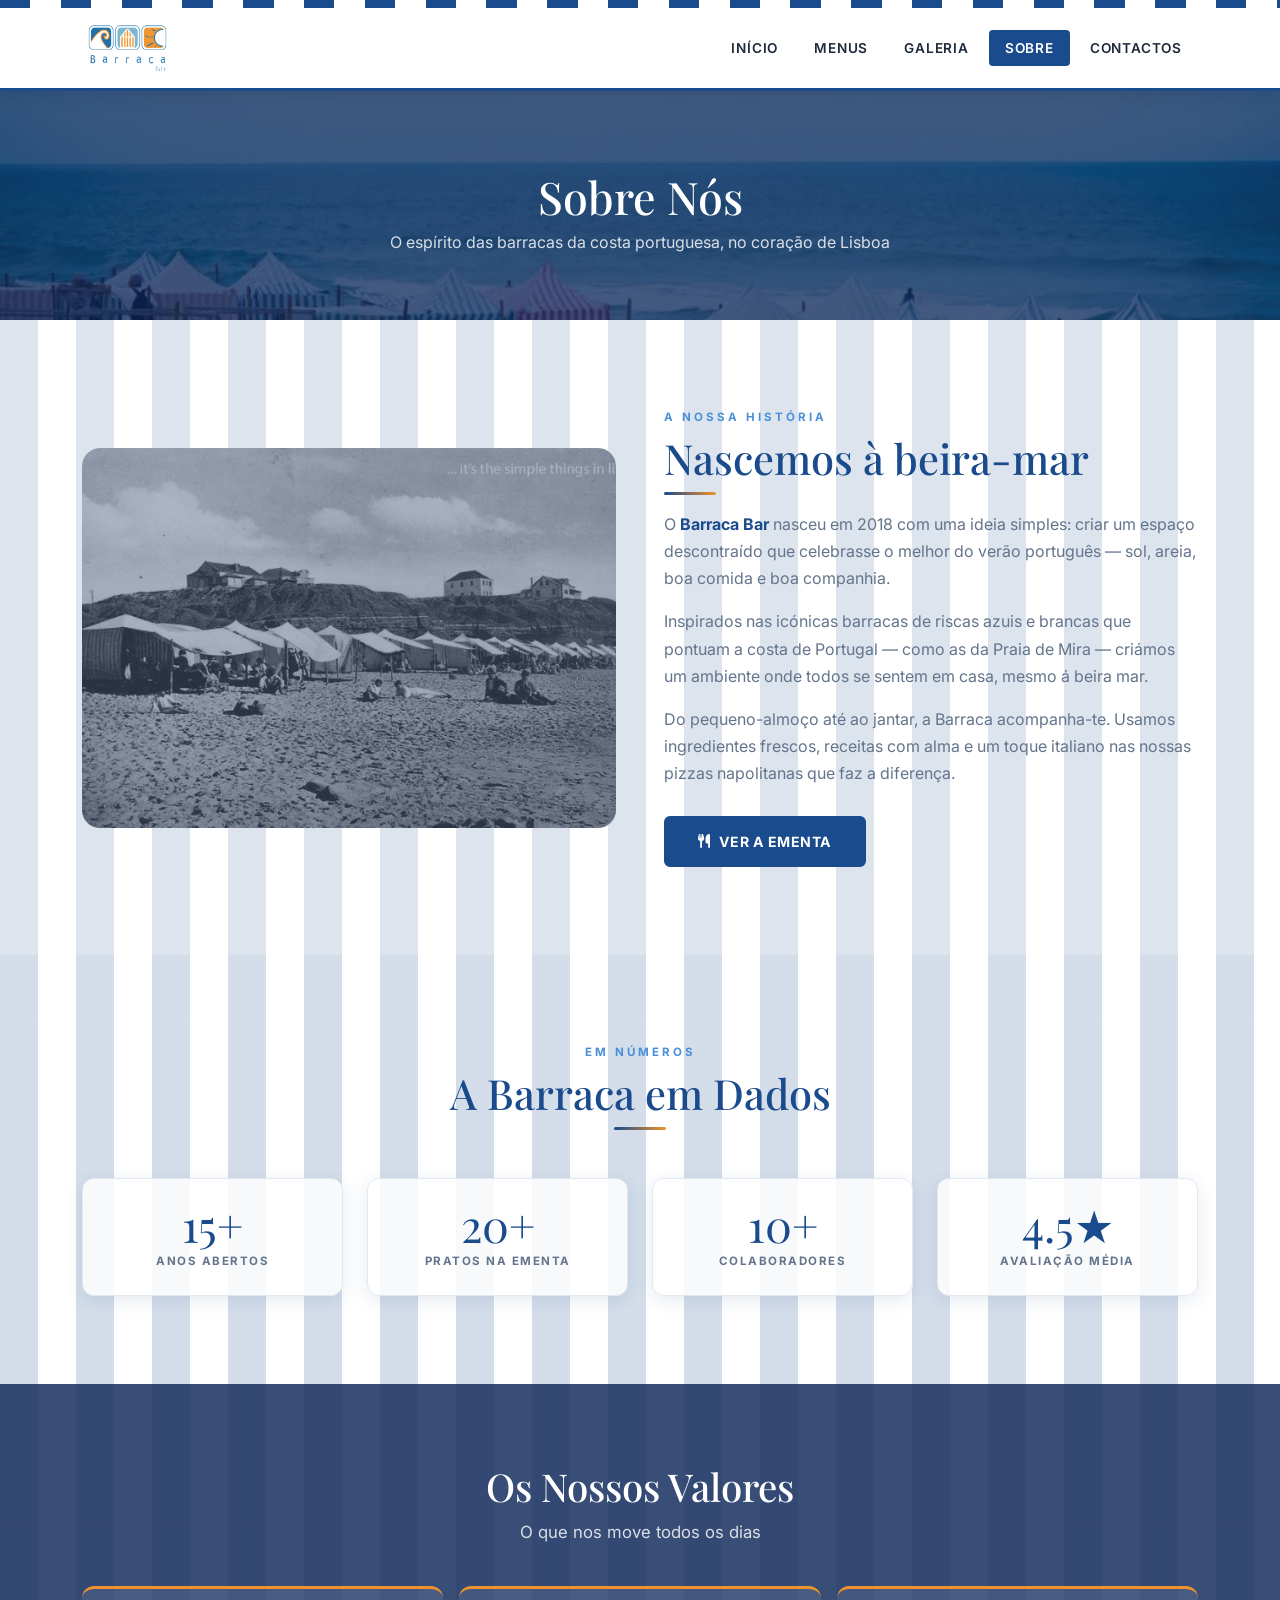
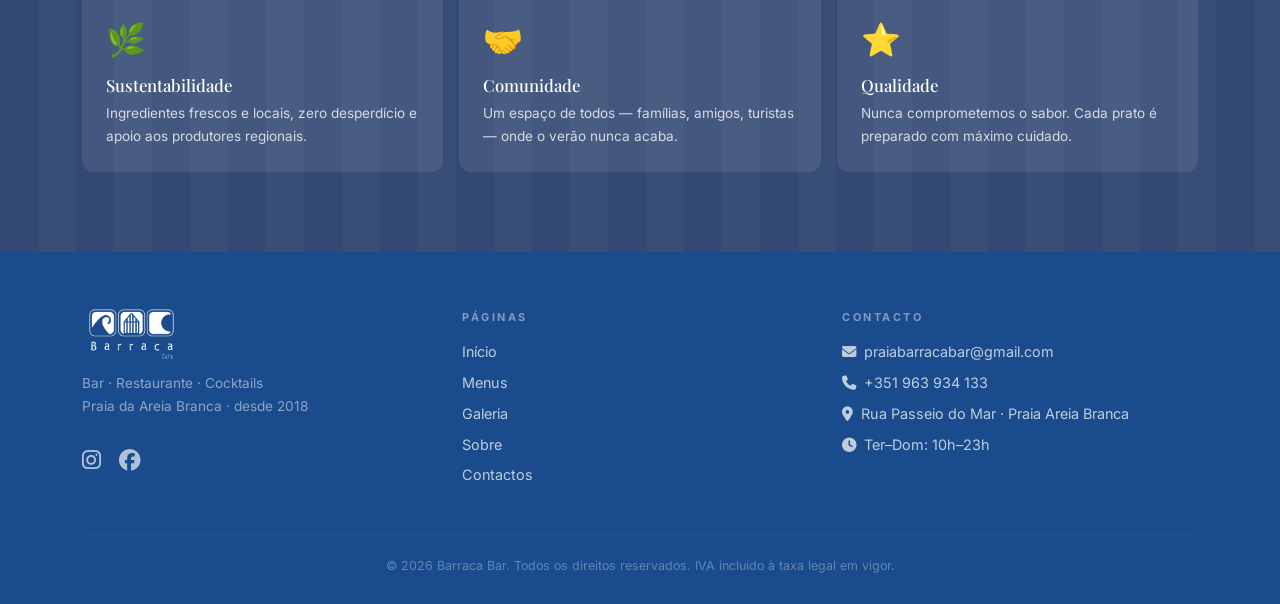
<file: sobre.html>
<!DOCTYPE html>
<html lang="pt">
<head>
  <!-- Google tag (gtag.js) -->
<script async src="https://www.googletagmanager.com/gtag/js?id=G-P1WD4P6Z1M"></script>
<script>
  window.dataLayer = window.dataLayer || [];
  function gtag(){dataLayer.push(arguments);}
  gtag('js', new Date());

  gtag('config', 'G-P1WD4P6Z1M');
</script>
  <meta charset="UTF-8"/>
  <meta name="viewport" content="width=device-width, initial-scale=1"/>
  <title>Sobre | Barraca Bar — A Nossa História</title>
  <meta name="description" content="Conheça a história do Barraca Bar: um espaço descontraído junto à praia de Lisboa, inspirado nas barracas da costa portuguesa desde 2018."/>
  <meta name="keywords" content="sobre barraca bar, história restaurante Lisboa praia, equipa barraca bar, café praia Lisboa 2018"/>

  <link href="https://cdn.jsdelivr.net/npm/bootstrap@5.3.3/dist/css/bootstrap.min.css" rel="stylesheet"/>
  <link href="https://cdnjs.cloudflare.com/ajax/libs/font-awesome/6.5.0/css/all.min.css" rel="stylesheet"/>
  <link href="https://fonts.googleapis.com/css2?family=Playfair+Display:ital,wght@0,700;1,500&family=Inter:wght@300;400;500;600;700&display=swap" rel="stylesheet"/>
  <link href="css/estilos.css" rel="stylesheet"/>

  <link rel="icon" type="image/x-icon" href="favicon.ico">
  <link rel="icon" type="image/png" sizes="32x32"
      href="favicon-32x32.png">
  <link rel="apple-touch-icon" sizes="180x180"
      href="apple-touch-icon.png">
</head>
<body>

<header class="site-header">
  <div class="stripe-band"></div>
  <nav class="navbar navbar-expand-lg">
    <div class="container">
      <a class="navbar-brand" href="index.html"><img src="imagens/barracalogo.jpg" alt="Barraca Bar"/></a>
      <button class="navbar-toggler" type="button" data-bs-toggle="collapse" data-bs-target="#nav" aria-controls="nav" aria-expanded="false" aria-label="Menu">
        <span class="navbar-toggler-icon"></span>
      </button>
      <div class="collapse navbar-collapse" id="nav">
        <ul class="navbar-nav ms-auto gap-1">
          <li class="nav-item"><a class="nav-link" href="index.html">Início</a></li>
          <li class="nav-item"><a class="nav-link" href="ementa.html">Menus</a></li>
          <li class="nav-item"><a class="nav-link" href="galeria.html">Galeria</a></li>
          <li class="nav-item"><a class="nav-link active" href="sobre.html">Sobre</a></li>
          <li class="nav-item"><a class="nav-link" href="contactos.html">Contactos</a></li>
        </ul>
      </div>
    </div>
  </nav>
</header>

<main>

  <section class="page-hero" aria-label="Sobre nós">
    <div>
      <h1>Sobre Nós</h1>
      <p>O espírito das barracas da costa portuguesa, no coração de Lisboa</p>
    </div>
  </section>

  <!-- História -->
  <section aria-label="A nossa história">
    <div class="container">
      <div class="row align-items-center g-5">
        <div class="col-lg-6">
          <div class="sobre-img" role="img" aria-label="Foto das barracas de praia — inspiração do Barraca Bar">
            <!-- A foto já é o background via CSS -->
          </div>
        </div>
        <div class="col-lg-6">
          <span class="section-eyebrow">A nossa história</span>
          <h2 class="section-title">Nascemos à beira-mar</h2>
          <div class="divider"></div>
          <p style="color:var(--texto-muted);margin-bottom:1rem;">
            O <strong style="color:var(--azul);">Barraca Bar</strong> nasceu em 2018 com uma ideia simples: criar um espaço descontraído que celebrasse o melhor do verão português — sol, areia, boa comida e boa companhia.
          </p>
          <p style="color:var(--texto-muted);margin-bottom:1rem;">
            Inspirados nas icónicas barracas de riscas azuis e brancas que pontuam a costa de Portugal — como as da Praia de Mira — criámos um ambiente onde todos se sentem em casa, mesmo á beira mar.
          </p>
          <p style="color:var(--texto-muted);margin-bottom:1.75rem;">
            Do pequeno-almoço até ao jantar, a Barraca acompanha-te. Usamos ingredientes frescos, receitas com alma e um toque italiano nas nossas pizzas napolitanas que faz a diferença.
          </p>
          <a href="ementa.html" class="btn-barraca"><i class="fas fa-utensils"></i> Ver a Ementa</a>
        </div>
      </div>
    </div>
  </section>

  <!-- Estatísticas -->
  <section class="stripe-v-pale" aria-label="Números do Barraca Bar">
    <div class="container">
      <div class="text-center mb-5">
        <span class="section-eyebrow">Em números</span>
        <h2 class="section-title">A Barraca em Dados</h2>
        <div class="divider mx-auto"></div>
      </div>
      <div class="row g-4 justify-content-center">
        <div class="col-6 col-md-3"><div class="stat-pill"><div class="num">15+</div><div class="lbl">Anos Abertos</div></div></div>
        <div class="col-6 col-md-3"><div class="stat-pill"><div class="num">20+</div><div class="lbl">Pratos na Ementa</div></div></div>
        <div class="col-6 col-md-3"><div class="stat-pill"><div class="num">10+</div><div class="lbl">Colaboradores</div></div></div>
        <div class="col-6 col-md-3"><div class="stat-pill"><div class="num">4.5★</div><div class="lbl">Avaliação Média</div></div></div>
      </div>
    </div>
  </section>

  

  <!-- Valores CTA -->
  <section class="cta-section" aria-label="Os nossos valores">
    <div class="container">
      <h2>Os Nossos Valores</h2>
      <p style="margin-bottom:2.5rem;">O que nos move todos os dias</p>
      <div class="row g-3 text-start">
        <div class="col-md-4">
          <div style="padding:1.5rem;background:rgba(255,255,255,.08);border-radius:12px;border-top:3px solid var(--laranja);height:100%;">
            <div style="font-size:2rem;margin-bottom:.5rem;">🌿</div>
            <h3 style="font-size:1.05rem;color:var(--branco);margin-bottom:.4rem;">Sustentabilidade</h3>
            <p style="font-size:.85rem;color:rgba(255,255,255,.78);margin:0;">Ingredientes frescos e locais, zero desperdício e apoio aos produtores regionais.</p>
          </div>
        </div>
        <div class="col-md-4">
          <div style="padding:1.5rem;background:rgba(255,255,255,.08);border-radius:12px;border-top:3px solid var(--laranja);height:100%;">
            <div style="font-size:2rem;margin-bottom:.5rem;">🤝</div>
            <h3 style="font-size:1.05rem;color:var(--branco);margin-bottom:.4rem;">Comunidade</h3>
            <p style="font-size:.85rem;color:rgba(255,255,255,.78);margin:0;">Um espaço de todos — famílias, amigos, turistas — onde o verão nunca acaba.</p>
          </div>
        </div>
        <div class="col-md-4">
          <div style="padding:1.5rem;background:rgba(255,255,255,.08);border-radius:12px;border-top:3px solid var(--laranja);height:100%;">
            <div style="font-size:2rem;margin-bottom:.5rem;">⭐</div>
            <h3 style="font-size:1.05rem;color:var(--branco);margin-bottom:.4rem;">Qualidade</h3>
            <p style="font-size:.85rem;color:rgba(255,255,255,.78);margin:0;">Nunca comprometemos o sabor. Cada prato é preparado com máximo cuidado.</p>
          </div>
        </div>
      </div>
    </div>
  </section>

</main>

<footer class="site-footer">
  <div class="container">
    <div class="row g-4">
      <div class="col-lg-4">
        <div class="footer-logo"><img src="imagens/barracalogo.jpg" alt="Barraca Bar"/></div>
        <p class="footer-tagline">Bar · Restaurante · Cocktails<br/>Praia da Areia Branca · desde 2018</p>
        <div class="social-row">
          <a href="https://www.instagram.com/barraca_bar/" aria-label="Instagram"><i class="fab fa-instagram"></i></a>
          <a href="https://www.facebook.com/BarracaCafePab/" aria-label="Facebook"><i class="fab fa-facebook"></i></a>
          <a href="#" aria-label="TripAdvisor"><i class="fab fa-tripadvisor"></i></a>
        </div>
      </div>
      <div class="col-sm-6 col-lg-4 footer-links">
        <span class="footer-col-title">Páginas</span>
        <a href="index.html">Início</a><a href="ementa.html">Menus</a>
        <a href="galeria.html">Galeria</a><a href="sobre.html">Sobre</a>
        <a href="contactos.html">Contactos</a>
      </div>
      <div class="col-sm-6 col-lg-4 footer-links">
        <span class="footer-col-title">Contacto</span>
        <a href="mailto:info@barracabar.pt"><i class="fas fa-envelope me-2"></i>praiabarracabar@gmail.com</a>
        <a href="tel:+351963934133"><i class="fas fa-phone me-2"></i>+351 963 934 133</a>
        <a href="#"><i class="fas fa-map-marker-alt me-2"></i>Rua Passeio do Mar · Praia Areia Branca</a>
        <a href="#"><i class="fas fa-clock me-2"></i>Ter–Dom: 10h–23h</a>
      </div>
    </div>
    <hr class="footer-hr"/>
    <p class="footer-copy">&copy; 2026 Barraca Bar. Todos os direitos reservados. IVA incluído à taxa legal em vigor.</p>
  </div>
</footer>

<script src="https://cdn.jsdelivr.net/npm/bootstrap@5.3.3/dist/js/bootstrap.bundle.min.js"></script>
</body>
</html>
</file>
<file: css/estilos.css>
/* ══════════════════════════════════════════════════════════════
   Barraca Café — Folha de Estilos Principal
   Paleta: Branco dominante · Azul #1a4b8c · Laranja #f0922b
   ══════════════════════════════════════════════════════════════ */

@import url('https://fonts.googleapis.com/css2?family=Playfair+Display:ital,wght@0,700;1,500&family=Inter:wght@300;400;500;600;700&display=swap');

/* ── VARIÁVEIS ── */
:root {
  --azul:        #1a4b8c;
  --azul-mid:    #2563b0;
  --azul-light:  #4a90d9;
  --azul-pale:   #dbeafe;
  --laranja:     #f0922b;
  --laranja-esc: #d4771e;
  --branco:      #ffffff;
  --off-white:   #f8fafc;
  --cinza-claro: #f1f5f9;
  --cinza-borda: #e2e8f0;
  --texto:       #1e293b;
  --texto-muted: #64748b;
  --sombra-azul: rgba(26, 75, 140, 0.12);
  --red:         #ed3b3b;
  --green:       #3e6e00;

  /* Riscas verticais azul+branco (fiel à foto) */
  --s: 38px;
}

/* ── RESET ── */
*, *::before, *::after { box-sizing: border-box; margin: 0; padding: 0; }

html { scroll-behavior: smooth; }

body {
  font-family: 'Inter', sans-serif;
  color: var(--texto);
  /* Riscas verticais subtis em todo o site — fundo permanente */
  background:
    repeating-linear-gradient(
      90deg,
      rgba(26,75,140,.055)  0,
      rgba(26,75,140,.055)  var(--s),
      transparent           var(--s),
      transparent           calc(var(--s) * 2)
    )
    #ffffff;
  font-size: 16px;
  line-height: 1.7;
  -webkit-font-smoothing: antialiased;
}

h1, h2, h3, h4 {
  font-family: 'Playfair Display', serif;
  line-height: 1.15;
}

img { max-width: 100%; display: block; }
a  { transition: color .2s; }

/* ══════════════════════════════════════════════════════════════
   PADRÕES DE RISCAS
   ══════════════════════════════════════════════════════════════ */

/* Riscas verticais fortes — igual às barracas da foto */
.stripe-v {
  background: repeating-linear-gradient(
    90deg,
    var(--azul)  0, var(--azul)  var(--s),
    var(--branco) var(--s), var(--branco) calc(var(--s) * 2)
  );
}

/* Riscas médias — secções de destaque */
.stripe-v-pale {
  background: repeating-linear-gradient(
    90deg,
    rgba(26,75,140,.14)  0, rgba(26,75,140,.14)  var(--s),
    rgba(255,255,255,.95) var(--s), rgba(255,255,255,.95) calc(var(--s) * 2)
  );
}

/* Riscas ainda mais fortes — alternância de secção */
.stripe-v-strong {
  background: repeating-linear-gradient(
    90deg,
    rgba(26,75,140,.22)  0, rgba(26,75,140,.22)  var(--s),
    var(--branco)        var(--s), var(--branco)  calc(var(--s) * 2)
  );
}

/* Faixa decorativa topo tipo toldo — azul, branco, azul, branco */
.stripe-band {
  height: 8px;
  background: repeating-linear-gradient(
    90deg,
    var(--azul)   0,  var(--azul)   calc(var(--s) * 0.8),
    var(--branco) calc(var(--s) * 0.8), var(--branco) calc(var(--s) * 1.6)
  );
}

/* ══════════════════════════════════════════════════════════════
   NAVBAR
   ══════════════════════════════════════════════════════════════ */
.site-header {
  position: sticky;
  top: 0;
  z-index: 1000;
  box-shadow: 0 2px 16px rgba(0,0,0,.10);
}

.navbar {
  background: var(--branco) !important;
  padding: .7rem 0;
  border-bottom: 3px solid var(--azul);
}

.navbar-brand img {
  height: 48px;
  width: auto;
}

.nav-link {
  font-family: 'Inter', sans-serif;
  font-weight: 600;
  font-size: .85rem;
  letter-spacing: .8px;
  text-transform: uppercase;
  color: var(--texto) !important;
  padding: .4rem 1rem !important;
  border-radius: 4px;
  transition: color .2s, background .2s;
}
.nav-link:hover,
.nav-link.active {
  color: var(--branco) !important;
  background: var(--azul);
}

.navbar-toggler {
  border: 2px solid var(--azul);
  border-radius: 4px;
  padding: .3rem .5rem;
}
.navbar-toggler-icon {
  background-image: url("data:image/svg+xml,%3csvg xmlns='http://www.w3.org/2000/svg' viewBox='0 0 30 30'%3e%3cpath stroke='%231a4b8c' stroke-linecap='round' stroke-width='2.5' d='M4 7h22M4 15h22M4 23h22'/%3e%3c/svg%3e");
}

/* ══════════════════════════════════════════════════════════════
   HERO — foto barraca como fundo
   ══════════════════════════════════════════════════════════════ */
.hero {
  position: relative;
  min-height: 90vh;
  display: flex;
  align-items: center;
  overflow: hidden;
  background:
    url('../imagens/barraca-hero.jpg') center center / cover no-repeat;
}

/* Overlay azul escuro semi-transparente sobre a foto */
.hero-overlay {
  position: absolute;
  inset: 0;
  background: linear-gradient(
    135deg,
    rgba(105, 133, 184, 0.8) 0%,
    rgba(104, 144, 197, 0.65) 50%,
    rgba(102, 127, 172, 0.55) 100%
  );
}

.hero-content {
  position: relative;
  z-index: 2;
  color: var(--branco);
  padding: 6rem 0;
}

.hero-eyebrow {
  font-family: 'Inter', sans-serif;
  font-size: .78rem;
  font-weight: 700;
  letter-spacing: 3px;
  text-transform: uppercase;
  color: rgba(255,255,255,.7);
  margin-bottom: .75rem;
  display: flex;
  align-items: center;
  gap: .5rem;
}
.hero-eyebrow::before {
  content: '';
  display: inline-block;
  width: 28px;
  height: 2px;
  background: var(--laranja);
}

.hero h1 {
  font-size: 4.5rem;
  font-weight: 700;
  line-height: 1.05;
  margin-bottom: 1.25rem;
  text-shadow: 0 2px 24px rgba(0,0,0,.35);
}
.hero h1 em {
  font-style: italic;
  color: #a8d0f5;
}

.hero .lead {
  font-size: 1.15rem;
  font-weight: 300;
  color: rgba(255,255,255,.88);
  max-width: 520px;
  margin-bottom: 2.5rem;
  line-height: 1.8;
}

/* Glassmorphism box — logo */
.hero-logo-card {
  background: rgba(255,255,255,.10);
  backdrop-filter: blur(12px);
  -webkit-backdrop-filter: blur(12px);
  border: 1px solid rgba(255,255,255,.22);
  border-radius: 20px;
  padding: 2.5rem 3rem;
  text-align: center;
  display: flex;
  flex-direction: column;
  align-items: center;
  gap: 1rem;
}
.hero-logo-card img {
  width: 200px;
  filter: brightness(0) invert(1);
}
.hero-logo-card .badge-open {
  display: inline-block;
  background: var(--laranja);
  color: var(--branco);
  font-size: .75rem;
  font-weight: 700;
  letter-spacing: 1px;
  text-transform: uppercase;
  padding: .3rem 1rem;
  border-radius: 20px;
}

/* Scroll indicator */
.scroll-hint {
  position: absolute;
  bottom: 2rem;
  left: 50%;
  transform: translateX(-50%);
  z-index: 3;
  display: flex;
  flex-direction: column;
  align-items: center;
  gap: .4rem;
  color: rgba(255,255,255,.55);
  font-size: .72rem;
  letter-spacing: 1.5px;
  text-transform: uppercase;
  animation: bounce 2s ease-in-out infinite;
}
.scroll-hint i { font-size: 1.1rem; }
@keyframes bounce {
  0%, 100% { transform: translateX(-50%) translateY(0); }
  50%       { transform: translateX(-50%) translateY(6px); }
}

/* ══════════════════════════════════════════════════════════════
   BOTÕES
   ══════════════════════════════════════════════════════════════ */
.btn-barraca {
  display: inline-flex;
  align-items: center;
  gap: .5rem;
  background: var(--azul);
  color: var(--branco);
  border: 2px solid var(--azul);
  padding: .75rem 2rem;
  border-radius: 6px;
  font-family: 'Inter', sans-serif;
  font-weight: 700;
  font-size: .88rem;
  letter-spacing: .5px;
  text-transform: uppercase;
  text-decoration: none;
  cursor: pointer;
  transition: all .25s;
}
.btn-barraca:hover {
  background: var(--azul-mid);
  border-color: var(--azul-mid);
  color: var(--branco);
  transform: translateY(-2px);
  box-shadow: 0 6px 20px rgba(26,75,140,.35);
}

.btn-outline-white {
  display: inline-flex;
  align-items: center;
  gap: .5rem;
  background: transparent;
  color: var(--branco);
  border: 2px solid rgba(255,255,255,.7);
  padding: .73rem 1.8rem;
  border-radius: 6px;
  font-family: 'Inter', sans-serif;
  font-weight: 700;
  font-size: .88rem;
  letter-spacing: .5px;
  text-transform: uppercase;
  text-decoration: none;
  transition: all .25s;
}
.btn-outline-white:hover {
  background: var(--branco);
  border-color: var(--branco);
  color: var(--azul);
  transform: translateY(-2px);
}

.btn-laranja {
  display: inline-flex;
  align-items: center;
  gap: .5rem;
  background: var(--laranja);
  color: var(--branco);
  border: none;
  padding: .75rem 2rem;
  border-radius: 6px;
  font-family: 'Inter', sans-serif;
  font-weight: 700;
  font-size: .88rem;
  letter-spacing: .5px;
  text-transform: uppercase;
  text-decoration: none;
  cursor: pointer;
  transition: all .25s;
}
.btn-laranja:hover {
  background: var(--laranja-esc);
  color: var(--branco);
  transform: translateY(-2px);
  box-shadow: 0 6px 18px rgba(240,146,43,.4);
}

/* ══════════════════════════════════════════════════════════════
   SECÇÕES GENÉRICAS
   ══════════════════════════════════════════════════════════════ */
section { padding: 5.5rem 0; }

.section-eyebrow {
  font-family: 'Inter', sans-serif;
  font-size: .72rem;
  font-weight: 700;
  letter-spacing: 3px;
  text-transform: uppercase;
  color: var(--azul-light);
  display: block;
  margin-bottom: .4rem;
}

.section-title {
  font-size: 2.6rem;
  color: var(--azul);
  margin-bottom: .3rem;
}

.section-sub {
  font-size: 1rem;
  color: var(--texto-muted);
  margin-bottom: 3rem;
}

.divider {
  width: 52px;
  height: 3px;
  background: linear-gradient(to right, var(--azul), var(--laranja));
  border-radius: 2px;
  margin: .6rem 0 1rem;
}
.divider.mx-auto { margin-left: auto; margin-right: auto; }

/* ══════════════════════════════════════════════════════════════
   CARDS DE DESTAQUE (home)
   ══════════════════════════════════════════════════════════════ */
.feat-card {
  background: rgba(255,255,255,.82);
  backdrop-filter: blur(0px);
  border: 1px solid var(--cinza-borda);
  border-radius: 14px;
  padding: 2rem 1.5rem;
  text-align: center;
  height: 100%;
  transition: transform .3s, box-shadow .3s, border-color .3s;
  position: relative;
  overflow: hidden;
}
.feat-card::before {
  content: '';
  position: absolute;
  top: 0; left: 0; right: 0;
  height: 4px;
  background: var(--azul);
}
.feat-card:hover {
  transform: translateY(-6px);
  box-shadow: 0 16px 40px var(--sombra-azul);
  border-color: var(--azul-pale);
}
.feat-card .icon {
  font-size: 2.4rem;
  margin-bottom: .75rem;
  display: block;
}
.feat-card h3 {
  font-size: 1.15rem;
  color: var(--azul);
  margin-bottom: .4rem;
}
.feat-card p {
  font-size: .9rem;
  color: var(--texto-muted);
  margin: 0;
}

/* ══════════════════════════════════════════════════════════════
   SECÇÃO CTA (fundo com foto barraca + overlay azul)
   ══════════════════════════════════════════════════════════════ */
.cta-section {
  position: relative;
  overflow: hidden;
  background:
    url('../imagens/barraca-hero.jpg') center 40% / cover no-repeat;
  padding: 5rem 0;
  text-align: center;
  color: var(--branco);
}
.cta-section::before {
  content: '';
  position: absolute;
  inset: 0;
  background: rgba(14, 40, 90, .82);
}
.cta-section > .container { position: relative; z-index: 2; }
.cta-section h2 { font-size: 2.4rem; color: var(--branco); margin-bottom: .6rem; }
.cta-section p  { color: rgba(255,255,255,.82); font-size: 1.05rem; margin-bottom: 1.75rem; }

/* ══════════════════════════════════════════════════════════════
   HERO INTERIOR (páginas secundárias)
   ══════════════════════════════════════════════════════════════ */
.page-hero {
  position: relative;
  overflow: hidden;
  background:
    url('../imagens/barraca-hero.jpg') center center / cover no-repeat;
  padding: 5rem 0 4rem;
  text-align: center;
  color: var(--branco);
}
.page-hero::after {
  content: '';
  position: absolute;
  inset: 0;
  background: rgba(14, 40, 90, .76);
}
.page-hero > div { position: relative; z-index: 2; }
.page-hero h1   { font-size: 2.8rem; margin-bottom: .4rem; }
.page-hero p    { color: rgba(255,255,255,.82); font-size: 1rem; margin: 0; }

/* ══════════════════════════════════════════════════════════════
   EMENTA — layout de linhas de prato
   ══════════════════════════════════════════════════════════════ */
.menu-filter {
  display: flex;
  flex-wrap: wrap;
  gap: .5rem;
  justify-content: center;
  margin-bottom: 3rem;
}
.menu-filter button {
  padding: .45rem 1.2rem;
  border: 2px solid var(--azul-mid);
  border-radius: 4px;
  background: transparent;
  color: var(--azul-light);
  font-family: 'Inter', sans-serif;
  font-weight: 700;
  font-size: .78rem;
  letter-spacing: .5px;
  text-transform: uppercase;
  cursor: pointer;
  transition: all .2s;
}
.menu-filter button:hover,
.menu-filter button.ativo {
  background: var(--azul);
  color: var(--branco);
}

.menu-block { margin-bottom: 3.5rem; }

.menu-block-title {
  font-size: 1.8rem;
  color: var(--azul-light);
  padding-left: 1rem;
  border-left: 5px solid var(--laranja);
  margin-bottom: .25rem;
}
.menu-block-sub {
  font-family: 'Inter', sans-serif;
  font-size: .82rem;
  color: var(--texto-muted);
  margin-bottom: 1.25rem;
  margin-left: 1.3rem;
}

.menu-sub-title {
  font-family: 'Inter', sans-serif;
  font-size: .72rem;
  font-weight: 700;
  text-transform: uppercase;
  letter-spacing: 1.5px;
  color: var(--azul);
  margin-bottom: .75rem;
}

.menu-card {
  background: rgba(255,255,255,.85);
  border: 1px solid var(--cinza-borda);
  border-radius: 12px;
  padding: 1.5rem 1.75rem;
  height: 100%;
}

.prato-row {
  display: flex;
  justify-content: space-between;
  align-items: flex-start;
  padding: .85rem 0;
  border-bottom: 1px dashed var(--cinza-borda);
  gap: 1rem;
}
.prato-row:last-child { border-bottom: none; padding-bottom: 0; }

.prato-nome {
  font-family: 'Inter', sans-serif;
  font-weight: 700;
  font-size: .93rem;
  color: var(--texto);
}
.prato-desc {
  font-size: .8rem;
  color: var(--texto-muted);
  margin: .15rem 0 0;
  line-height: 1.4;
}
.prato-preco {
  font-family: 'Playfair Display', serif;
  font-size: 1.15rem;
  color: var(--azul-mid);
  font-weight: 700;
  white-space: nowrap;
  flex-shrink: 0;
}

/* ══════════════════════════════════════════════════════════════
   GALERIA
   ══════════════════════════════════════════════════════════════ */

.gallery-grid {
  display: grid;
  grid-template-columns: repeat(3, 1fr);
  grid-auto-rows: 260px;
  gap: 10px;
}

.gallery-item {
  position: relative;
  overflow: hidden;
  border-radius: 10px;
  background: var(--azul-pale);
  cursor: default;
}

/* Real photo fills cell */
.gallery-item img {
  width: 100%;
  height: 100%;
  object-fit: cover;
  display: block;
  transition: transform .4s ease;
}

/* Clickable items */
.gallery-item.has-photo { cursor: pointer; }
.gallery-item.has-photo:hover img { transform: scale(1.06); }

/* Caption overlay — gradient, not solid box */
.gallery-item .overlay-label {
  position: absolute;
  inset: 0;
  background: linear-gradient(to top,
    rgba(14,40,90,.80) 0%,
    rgba(14,40,90,.15) 45%,
    transparent 100%);
  display: flex;
  align-items: flex-end;
  padding: 1rem 1.25rem;
  opacity: 0;
  transition: opacity .3s;
}
.gallery-item.has-photo:hover .overlay-label { opacity: 1; }
.overlay-label span {
  color: var(--branco);
  font-weight: 700;
  font-size: .9rem;
  text-shadow: 0 1px 3px rgba(0,0,0,.5);
}

/* Placeholder stripes */
.gallery-placeholder {
  width: 100%;
  height: 100%;
  display: flex;
  flex-direction: column;
  align-items: center;
  justify-content: center;
  gap: .5rem;
  font-size: 2.5rem;
}
.gallery-item:nth-child(odd) .gallery-placeholder {
  background: repeating-linear-gradient(90deg,
    rgba(26,75,140,.12) 0, rgba(26,75,140,.12) 30px,
    rgba(219,234,254,.65) 30px, rgba(219,234,254,.65) 60px);
}
.gallery-item:nth-child(even) .gallery-placeholder {
  background: repeating-linear-gradient(90deg,
    rgba(74,144,217,.10) 0, rgba(74,144,217,.10) 30px,
    rgba(219,234,254,.45) 30px, rgba(219,234,254,.45) 60px);
}
.gallery-placeholder .ph-label {
  font-family: 'Inter', sans-serif;
  font-size: .6rem;
  font-weight: 700;
  letter-spacing: 2px;
  text-transform: uppercase;
  color: var(--azul);
  opacity: .45;
}

/* "Em breve" badge */
.badge-soon {
  position: absolute;
  top: .7rem; left: .7rem;
  background: rgba(26,75,140,.72);
  color: var(--branco);
  font-family: 'Inter', sans-serif;
  font-size: .6rem;
  font-weight: 700;
  letter-spacing: 1px;
  text-transform: uppercase;
  padding: .22rem .6rem;
  border-radius: 4px;
  backdrop-filter: blur(4px);
}

/* Layout helpers */
.g-wide { grid-column: span 2; }  /* 2 colunas */
.g-tall { grid-row:    span 2; }  /* 2 linhas  */

/* Tablet */
@media (max-width: 991px) {
  .gallery-grid { grid-template-columns: repeat(2, 1fr); grid-auto-rows: 220px; }
  .g-tall { grid-row: span 1; }
}
/* Mobile */
@media (max-width: 575px) {
  .gallery-grid { grid-template-columns: repeat(2, 1fr); grid-auto-rows: 150px; gap: 6px; }
  .g-wide, .g-tall { grid-column: span 2; grid-row: span 1; }
}

/* ══════════════════════════════════════════════════════════════
   SOBRE — equipa e estatísticas
   ══════════════════════════════════════════════════════════════ */
.sobre-img {
  border-radius: 18px;
  overflow: hidden;
  min-height: 380px;
  display: flex;
  align-items: center;
  justify-content: center;
  background:
    url("../imagens/primeirasbarracas.jpg") center center / cover no-repeat;
  position: relative;
}
.sobre-img::after {
  content: '';
  position: absolute;
  inset: 0;
  background: rgba(14,40,90,.35);
  border-radius: 18px;
}

.stat-pill {
  background: rgba(255,255,255,.82);
  border: 1px solid var(--cinza-borda);
  border-radius: 12px;
  padding: 1.5rem 1.25rem;
  text-align: center;
  box-shadow: 0 4px 18px var(--sombra-azul);
}
.stat-pill .num {
  font-family: 'Playfair Display', serif;
  font-size: 2.8rem;
  color: var(--azul);
  line-height: 1;
}
.stat-pill .lbl {
  font-size: .72rem;
  font-weight: 700;
  text-transform: uppercase;
  letter-spacing: 1.5px;
  color: var(--texto-muted);
  margin-top: .25rem;
}

.team-card {
  background: rgba(255,255,255,.82);
  border: 1px solid var(--cinza-borda);
  border-radius: 14px;
  padding: 2rem 1.5rem;
  text-align: center;
  transition: transform .3s, box-shadow .3s;
}
.team-card:hover {
  transform: translateY(-4px);
  box-shadow: 0 12px 32px var(--sombra-azul);
}
.team-avatar {
  width: 84px;
  height: 84px;
  border-radius: 50%;
  margin: 0 auto .9rem;
  display: flex;
  align-items: center;
  justify-content: center;
  font-size: 2.2rem;
  background: repeating-linear-gradient(90deg,
    var(--azul)   0, var(--azul)   14px,
    var(--branco) 14px, var(--branco) 28px);
  border: 4px solid var(--laranja);
}
.team-card h3   { font-size: 1.05rem; color: var(--azul); margin-bottom: .15rem; }
.team-card .role {
  font-family: 'Inter', sans-serif;
  font-size: .72rem;
  font-weight: 700;
  text-transform: uppercase;
  letter-spacing: 1px;
  color: var(--laranja);
}
.team-card p { font-size: .85rem; color: var(--texto-muted); margin-top: .5rem; margin-bottom: 0; }

/* ══════════════════════════════════════════════════════════════
   CONTACTOS — formulário e info
   ══════════════════════════════════════════════════════════════ */
.form-card {
  background: rgba(255,255,255,.88);
  border: 1px solid var(--cinza-borda);
  border-radius: 16px;
  padding: 2.75rem;
  box-shadow: 0 8px 36px var(--sombra-azul);
}

.form-label {
  font-family: 'Inter', sans-serif;
  font-weight: 600;
  font-size: .78rem;
  text-transform: uppercase;
  letter-spacing: .8px;
  color: var(--azul);
  margin-bottom: .35rem;
  display: block;
}

.form-control,
.form-select {
  border: 2px solid var(--cinza-borda);
  border-radius: 8px;
  padding: .65rem 1rem;
  font-family: 'Inter', sans-serif;
  font-size: .95rem;
  background: var(--off-white);
  color: var(--texto);
  width: 100%;
  transition: border-color .25s, box-shadow .25s;
}
.form-control:focus,
.form-select:focus {
  outline: none;
  border-color: var(--azul);
  box-shadow: 0 0 0 3px rgba(26,75,140,.14);
  background: var(--branco);
}
.form-control.is-invalid { border-color: #dc2626; }
.form-control.is-valid   { border-color: #16a34a; }
.form-select.is-invalid  { border-color: #dc2626; }

.invalid-feedback { color: #dc2626; font-size: .78rem; margin-top: .25rem; display: block; }

.mb-form { margin-bottom: 1.25rem; }

#msg-sucesso {
  display: none;
  background: #f0fdf4;
  border: 2px solid #16a34a;
  border-radius: 12px;
  padding: 2rem;
  text-align: center;
  color: #15803d;
  font-weight: 600;
  font-size: 1rem;
  margin-top: 1rem;
}

.info-tile {
  background: rgba(255,255,255,.82);
  border: 1px solid var(--cinza-borda);
  border-radius: 12px;
  padding: 1.5rem;
  display: flex;
  align-items: flex-start;
  gap: 1rem;
  height: 100%;
}
.info-tile .ic {
  width: 46px;
  height: 46px;
  border-radius: 10px;
  background: var(--azul);
  color: var(--branco);
  display: flex;
  align-items: center;
  justify-content: center;
  font-size: 1.1rem;
  flex-shrink: 0;
}
.info-tile h3 {
  font-family: 'Inter', sans-serif;
  font-size: .72rem;
  font-weight: 700;
  text-transform: uppercase;
  letter-spacing: 1px;
  color: var(--texto-muted);
  margin-bottom: .2rem;
}
.info-tile p, .info-tile a {
  font-size: .95rem;
  font-weight: 600;
  color: var(--texto);
  margin: 0;
  text-decoration: none;
}
.info-tile a:hover { color: var(--azul); }

.tabela-hora {
  width: 100%;
  border-collapse: separate;
  border-spacing: 0;
  border-radius: 10px;
  overflow: hidden;
  box-shadow: 0 3px 14px var(--sombra-azul);
  font-size: .88rem;
}
.tabela-hora thead th {
  background: var(--azul);
  color: var(--branco);
  padding: .75rem 1rem;
  text-align: left;
  font-weight: 700;
  font-size: .75rem;
  letter-spacing: .5px;
  text-transform: uppercase;
}
.tabela-hora tbody td {
  padding: .7rem 1rem;
  background: var(--branco);
  border-bottom: 1px solid var(--cinza-borda);
}
.tabela-hora tbody tr:nth-child(even) td { background: var(--off-white); }
.tabela-hora tbody tr:last-child td { border-bottom: none; }

/* ══════════════════════════════════════════════════════════════
   RODAPÉ
   ══════════════════════════════════════════════════════════════ */
.site-footer {
  background: var(--azul);
  color: rgba(255,255,255,.75);
  padding: 3.5rem 0 1.75rem;
}
.site-footer .footer-logo img {
  height: 52px;
  filter: brightness(0) invert(1);
  margin-bottom: .75rem;
}
.site-footer .footer-tagline {
  font-size: .85rem;
  color: rgba(255,255,255,.5);
  margin-bottom: 1.5rem;
}
.footer-col-title {
  font-family: 'Inter', sans-serif;
  font-size: .68rem;
  font-weight: 700;
  letter-spacing: 2.5px;
  text-transform: uppercase;
  color: rgba(255,255,255,.45);
  display: block;
  margin-bottom: .85rem;
}
.footer-links a {
  display: block;
  color: rgba(255,255,255,.72);
  text-decoration: none;
  font-size: .9rem;
  margin-bottom: .4rem;
  transition: color .2s;
}
.footer-links a:hover { color: var(--branco); }

.social-row a {
  color: rgba(255,255,255,.65);
  font-size: 1.35rem;
  margin-right: .9rem;
  display: inline-block;
  transition: color .25s, transform .25s;
}
.social-row a:hover { color: var(--branco); transform: translateY(-3px); }

.footer-hr { border-color: rgba(255,255,255,.12); margin: 2.5rem 0 1.25rem; }
.footer-copy { font-size: .78rem; color: rgba(255,255,255,.32); text-align: center; margin: 0; }

/* ══════════════════════════════════════════════════════════════
   TESTEMUNHOS
   ══════════════════════════════════════════════════════════════ */
.review-card {
  background: rgba(255,255,255,.82);
  border: 1px solid var(--cinza-borda);
  border-radius: 14px;
  padding: 1.75rem;
  height: 100%;
  position: relative;
}

/* ── Alternância de secções com intensidade crescente de riscas ── */
/* Secções pares ficam com riscas um pouco mais visíveis */
main > section:nth-child(even) {
  background: repeating-linear-gradient(
    90deg,
    rgba(26,75,140,.10) 0, rgba(26,75,140,.10) var(--s),
    rgba(255,255,255,.95) var(--s), rgba(255,255,255,.95) calc(var(--s) * 2)
  );
}
/* Navbar branca mantém-se limpa */
.navbar { background: var(--branco) !important; }
.review-card::before {
  content: '"';
  position: absolute;
  top: 1rem;
  right: 1.25rem;
  font-family: 'Playfair Display', serif;
  font-size: 4rem;
  color: var(--azul-pale);
  line-height: 1;
}
.review-stars { color: var(--laranja); font-size: 1rem; margin-bottom: .6rem; }
.review-text  { font-size: .92rem; font-style: italic; color: var(--texto); margin-bottom: .9rem; }
.review-author { font-size: .8rem; font-weight: 700; color: var(--azul); }

/* ══════════════════════════════════════════════════════════════
   RESPONSIVIDADE
   ══════════════════════════════════════════════════════════════ */
@media (max-width: 991px) {
  .gallery-grid { grid-template-columns: repeat(2, 1fr); grid-auto-rows: 220px; }
  .g-tall { grid-row: span 1; }
}

@media (max-width: 767px) {
  section         { padding: 3.5rem 0; }
  .hero           { min-height: 75vh; }
  .hero h1        { font-size: 2.6rem; }
  .hero .lead     { font-size: 1rem; }
  .hero-logo-card { display: none; }
  .hero-content   { padding: 4rem 2rem; }
  .section-title  { font-size: 2rem; }
  .page-hero h1   { font-size: 2rem; }
  .form-card      { padding: 1.5rem; }
  .sobre-img      { min-height: 240px; }
  .menu-filter button { font-size: .72rem; padding: .38rem .9rem; }
}

@media (max-width: 575px) {
  .gallery-grid { grid-template-columns: 1fr; grid-auto-rows: 220px; gap: 8px; }
  .g-wide { grid-column: span 1; }
  .g-tall { grid-row:    span 1; }
}

@media (min-width: 992px) {
  .hero h1 { font-size: 5rem; }
}
</file>
